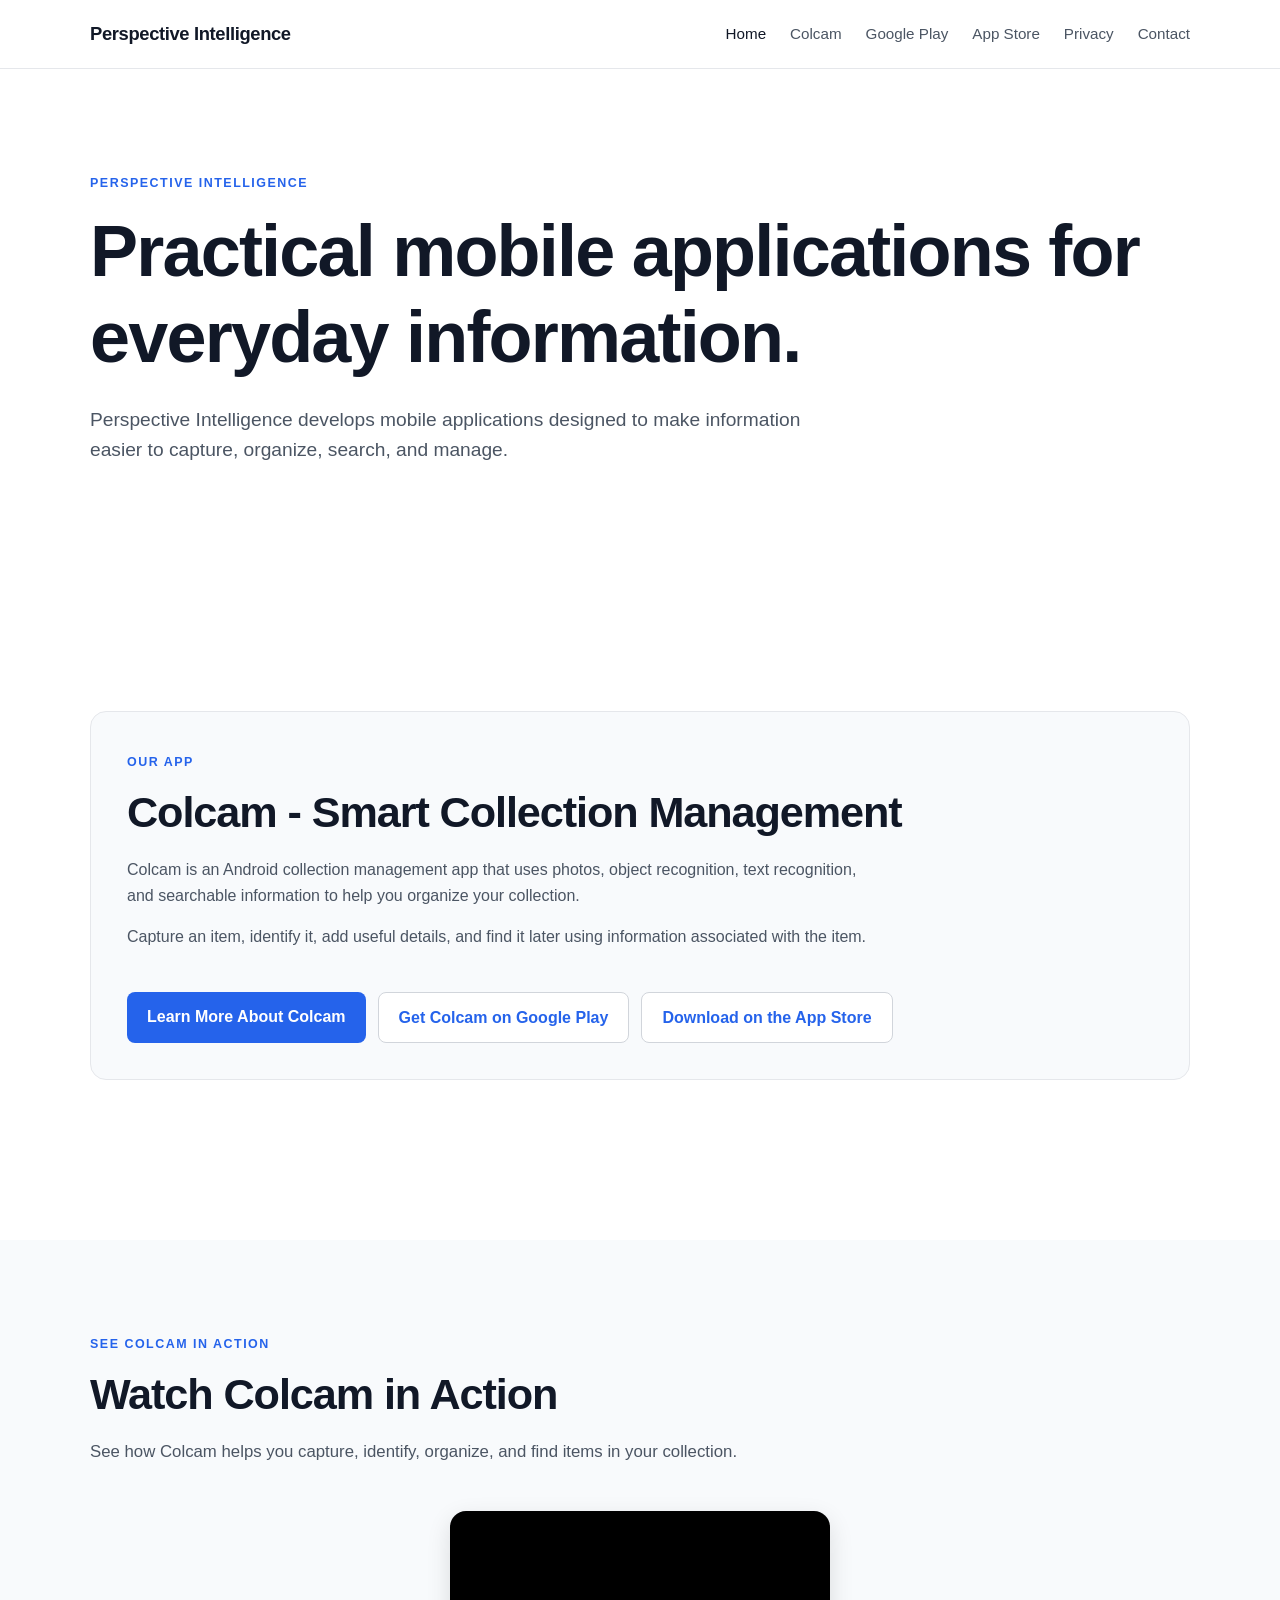
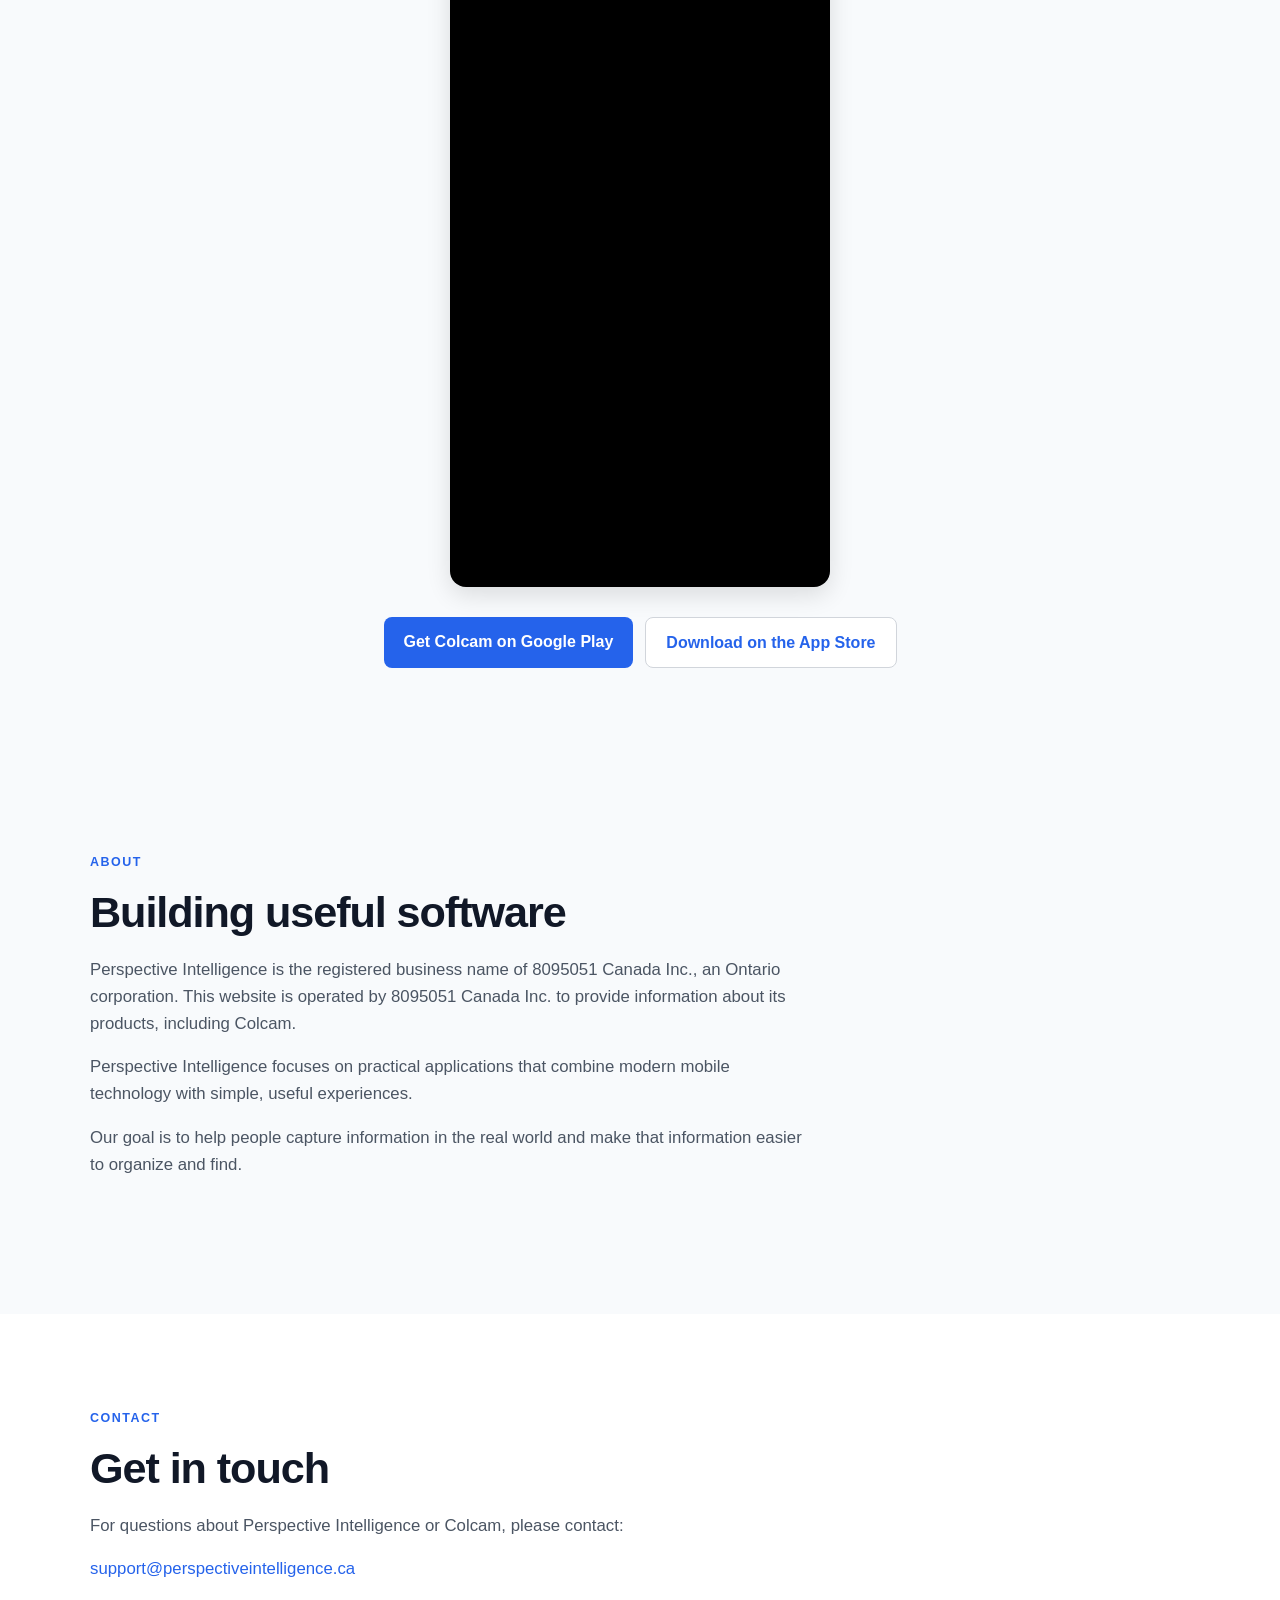
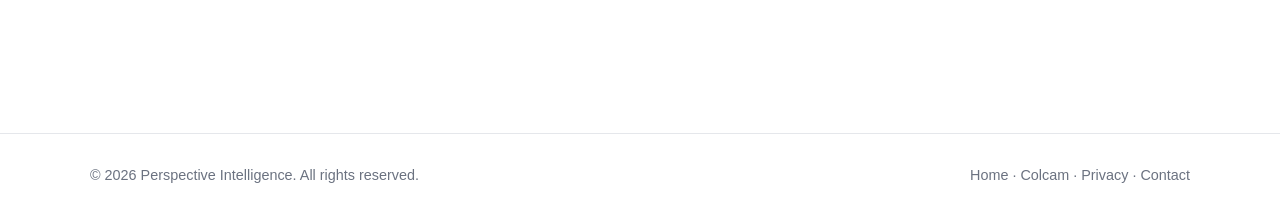
<file: index.html>
<!DOCTYPE html>
<html lang="en">
<head>
    <meta charset="UTF-8">

    <meta name="viewport"
          content="width=device-width, initial-scale=1.0">

    <meta name="description"
          content="Perspective Intelligence develops mobile applications that make everyday information easier to capture, organize, and find.">

    <meta name="theme-color"
          content="#2563eb">

    <meta property="og:title"
          content="Perspective Intelligence - Mobile Applications">

    <meta property="og:description"
          content="Perspective Intelligence develops practical mobile applications for capturing, organizing, and finding information.">

    <meta property="og:type"
          content="website">

    <meta property="og:url"
          content="https://picompute.github.io/">

    <title>Perspective Intelligence - Mobile Applications</title>

    <link rel="icon"
          type="image/png"
          href="favicon.png">

    <link rel="stylesheet"
          href="style.css">
</head>

<body>

<header>
    <div class="container">

        <a class="logo"
           href="index.html">
            Perspective Intelligence
        </a>

        <nav>
            <a href="index.html"
               class="active">
                Home
            </a>

            <a href="colcam.html">
                Colcam
            </a>

            <a href="https://play.google.com/store/apps/details?id=com.pi.colcam"
               target="_blank"
               rel="noopener">
                Google Play
            </a>
            <a href="https://apps.apple.com/us/app/colcam/id6826388807"
               target="_blank"
               rel="noopener">
                App Store
            </a>
            <a href="privacy.html">
                Privacy
            </a>

            <a href="mailto:support@perspectiveintelligence.ca">
                Contact
            </a>
        </nav>

    </div>
</header>


<main>

    <!-- HERO -->

    <section class="hero">

        <div class="container">

            <span class="eyebrow">
                PERSPECTIVE INTELLIGENCE
            </span>

            <h1>
                Practical mobile applications
                for everyday information.
            </h1>

            <p class="hero-text">
                Perspective Intelligence develops mobile applications
                designed to make information easier to capture,
                organize, search, and manage.
            </p>

        </div>

    </section>


    <!-- COLCAM -->

    <section class="section">

        <div class="container">

            <div class="app-card">

                <span class="eyebrow">
                    OUR APP
                </span>

                <h2>
                    Colcam - Smart Collection Management
                </h2>

                <p>
                    Colcam is an Android collection management app
                    that uses photos, object recognition, text
                    recognition, and searchable information to help
                    you organize your collection.
                </p>

                <p>
                    Capture an item, identify it, add useful details,
                    and find it later using information associated
                    with the item.
                </p>

                <div class="hero-buttons">

                    <a class="button"
                       href="colcam.html">
                        Learn More About Colcam
                    </a>

                    <a class="button secondary"
                       href="https://play.google.com/store/apps/details?id=com.pi.colcam"
                       target="_blank"
                       rel="noopener">
                        Get Colcam on Google Play
                    </a>
                    <a class="button secondary"
                       href="https://apps.apple.com/us/app/colcam/id6826388807"
                       target="_blank"
                       rel="noopener">
                        Download on the App Store
                    </a>
                </div>

            </div>

        </div>

    </section>
    
<!-- COLCAM VIDEO -->
<section class="section section-alt">
    <div class="container">
        <div class="section-heading">
            <span class="eyebrow">SEE COLCAM IN ACTION</span>
            <h2>Watch Colcam in Action</h2>
            <p>
                See how Colcam helps you capture, identify,
                organize, and find items in your collection.
            </p>
        </div>

        <div class="video-wrapper">
            <iframe
                src="https://www.youtube.com/embed/Zmk1vkV8cvA"
                title="Colcam app demonstration"
                allow="accelerometer; autoplay; clipboard-write;
                       encrypted-media; gyroscope; picture-in-picture;
                       web-share"
                referrerpolicy="strict-origin-when-cross-origin"
                allowfullscreen>
            </iframe>
        </div>

        <div class="hero-buttons">
            <a class="button"
               href="https://play.google.com/store/apps/details?id=com.pi.colcam"
               target="_blank"
               rel="noopener">
                Get Colcam on Google Play
            </a>
            <a class="button secondary"
               href="https://apps.apple.com/us/app/colcam/id6826388807"
               target="_blank"
               rel="noopener">
                Download on the App Store
            </a>
        </div>
    </div>
</section>

    <!-- ABOUT -->

    <section class="section section-alt">

        <div class="container">

            <div class="section-heading">

                <span class="eyebrow">
                    ABOUT
                </span>

                <h2>
                    Building useful software
                </h2>
                <p>
                    Perspective Intelligence is the registered business name of 8095051 Canada Inc., an Ontario corporation. 
                    This website is operated by 8095051 Canada Inc. to provide information about its products, including Colcam.
                </p>
                <p>
                    Perspective Intelligence focuses on practical
                    applications that combine modern mobile
                    technology with simple, useful experiences.
                </p>

                <p>
                    Our goal is to help people capture information
                    in the real world and make that information easier
                    to organize and find.
                </p>

            </div>

        </div>

    </section>


    <!-- CONTACT -->

    <section class="section">

        <div class="container">

            <div class="company-section">

                <span class="eyebrow">
                    CONTACT
                </span>

                <h2>
                    Get in touch
                </h2>

                <p>
                    For questions about Perspective Intelligence
                    or Colcam, please contact:
                </p>

                <p>
                    <a href="mailto:support@perspectiveintelligence.ca">
                        support@perspectiveintelligence.ca
                    </a>
                </p>

            </div>

        </div>

    </section>

</main>


<footer>

    <div class="container">

        <div class="footer-content">

            <div>
                &copy; 2026 Perspective Intelligence.
                All rights reserved.
            </div>

            <div>

                <a href="index.html">
                    Home
                </a>

                <span> · </span>

                <a href="colcam.html">
                    Colcam
                </a>

                <span> · </span>

                <a href="privacy.html">
                    Privacy
                </a>

                <span> · </span>

                <a href="mailto:support@perspectiveintelligence.ca">
                    Contact
                </a>

            </div>

        </div>

    </div>

</footer>

</body>
</html>
</file>
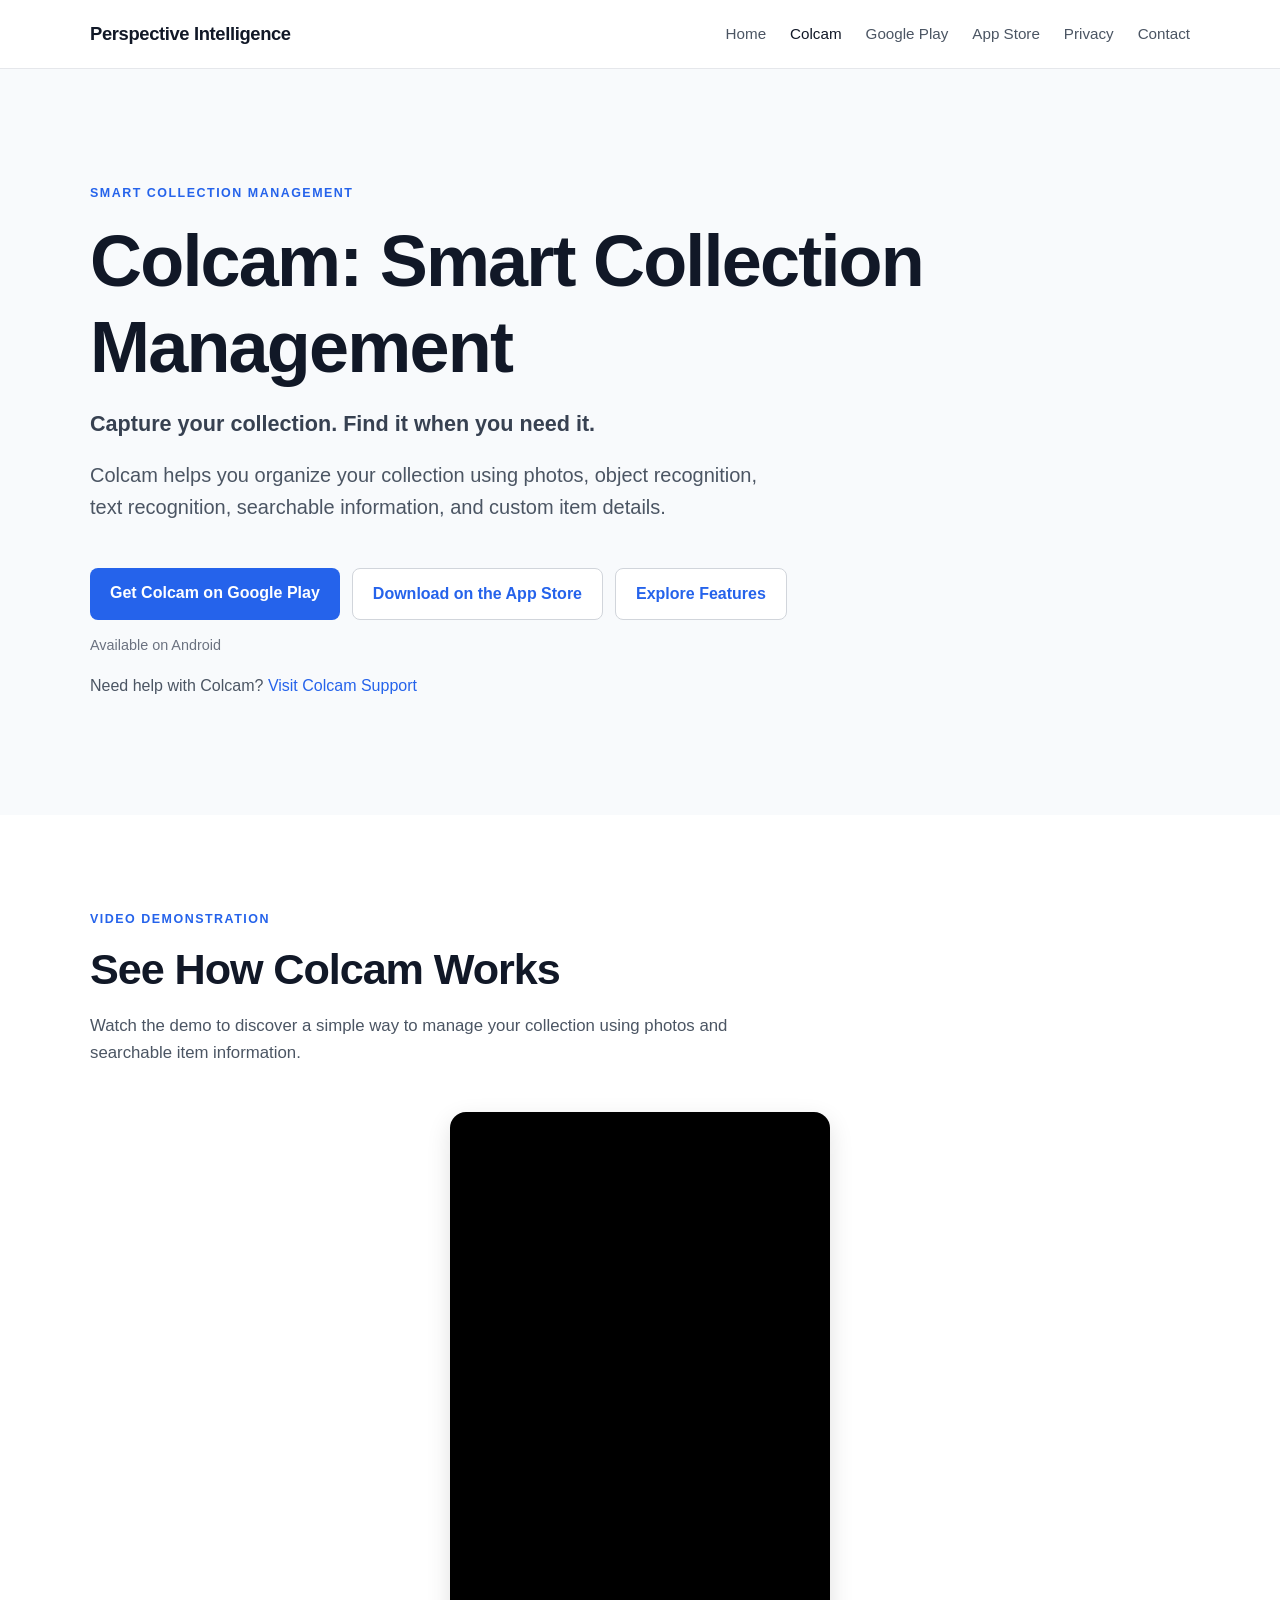
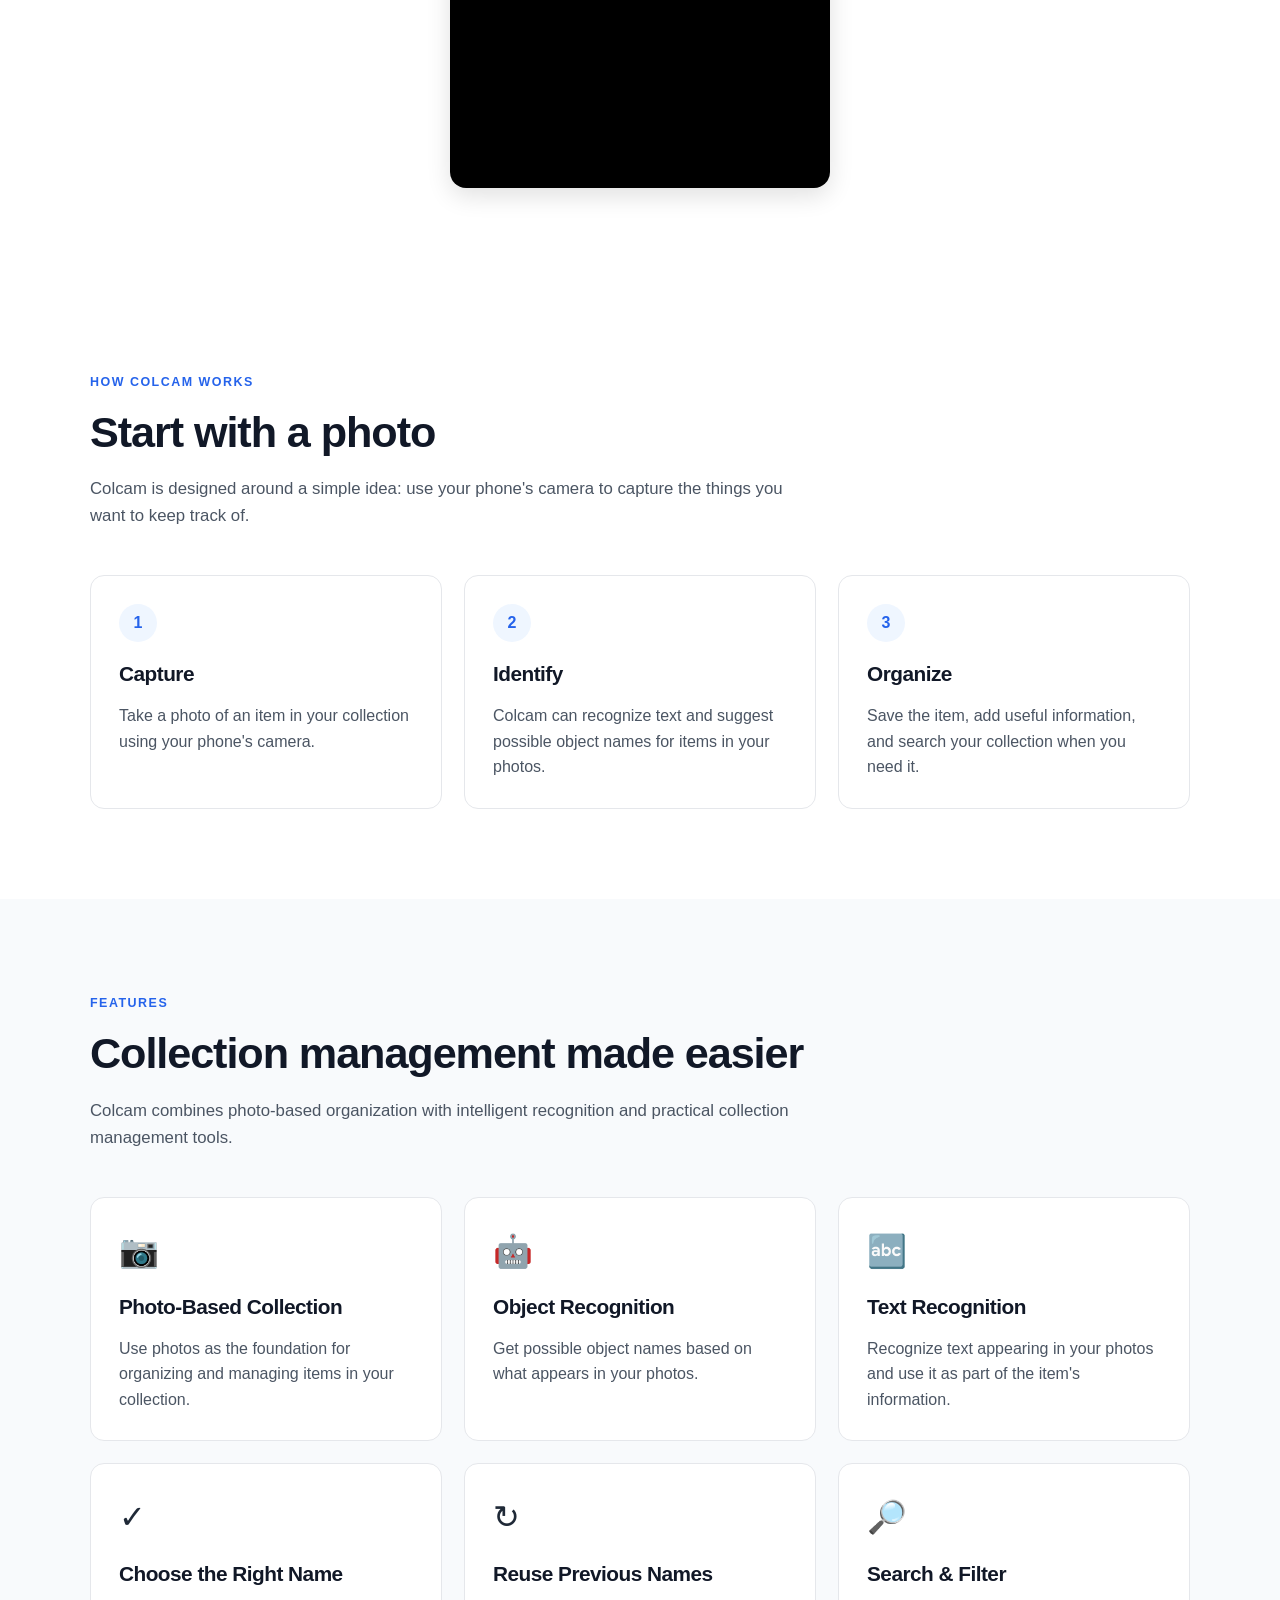
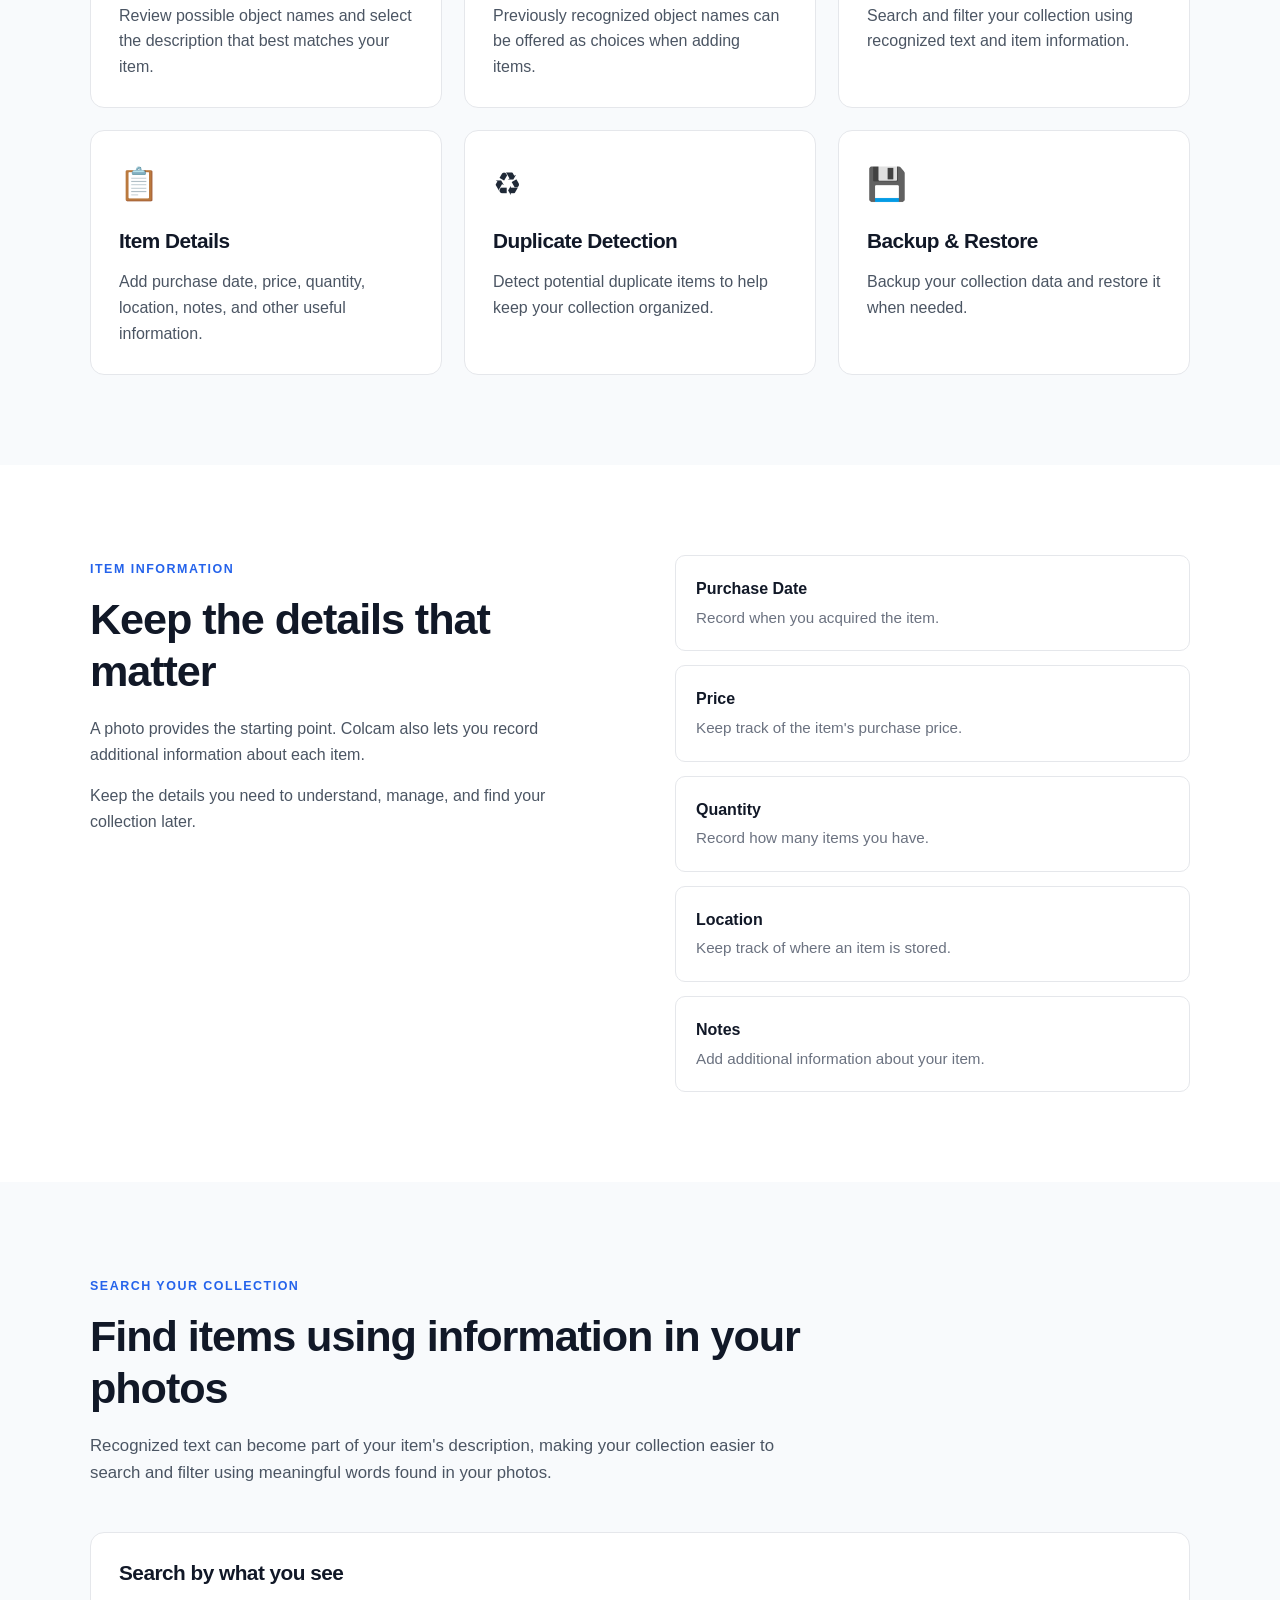
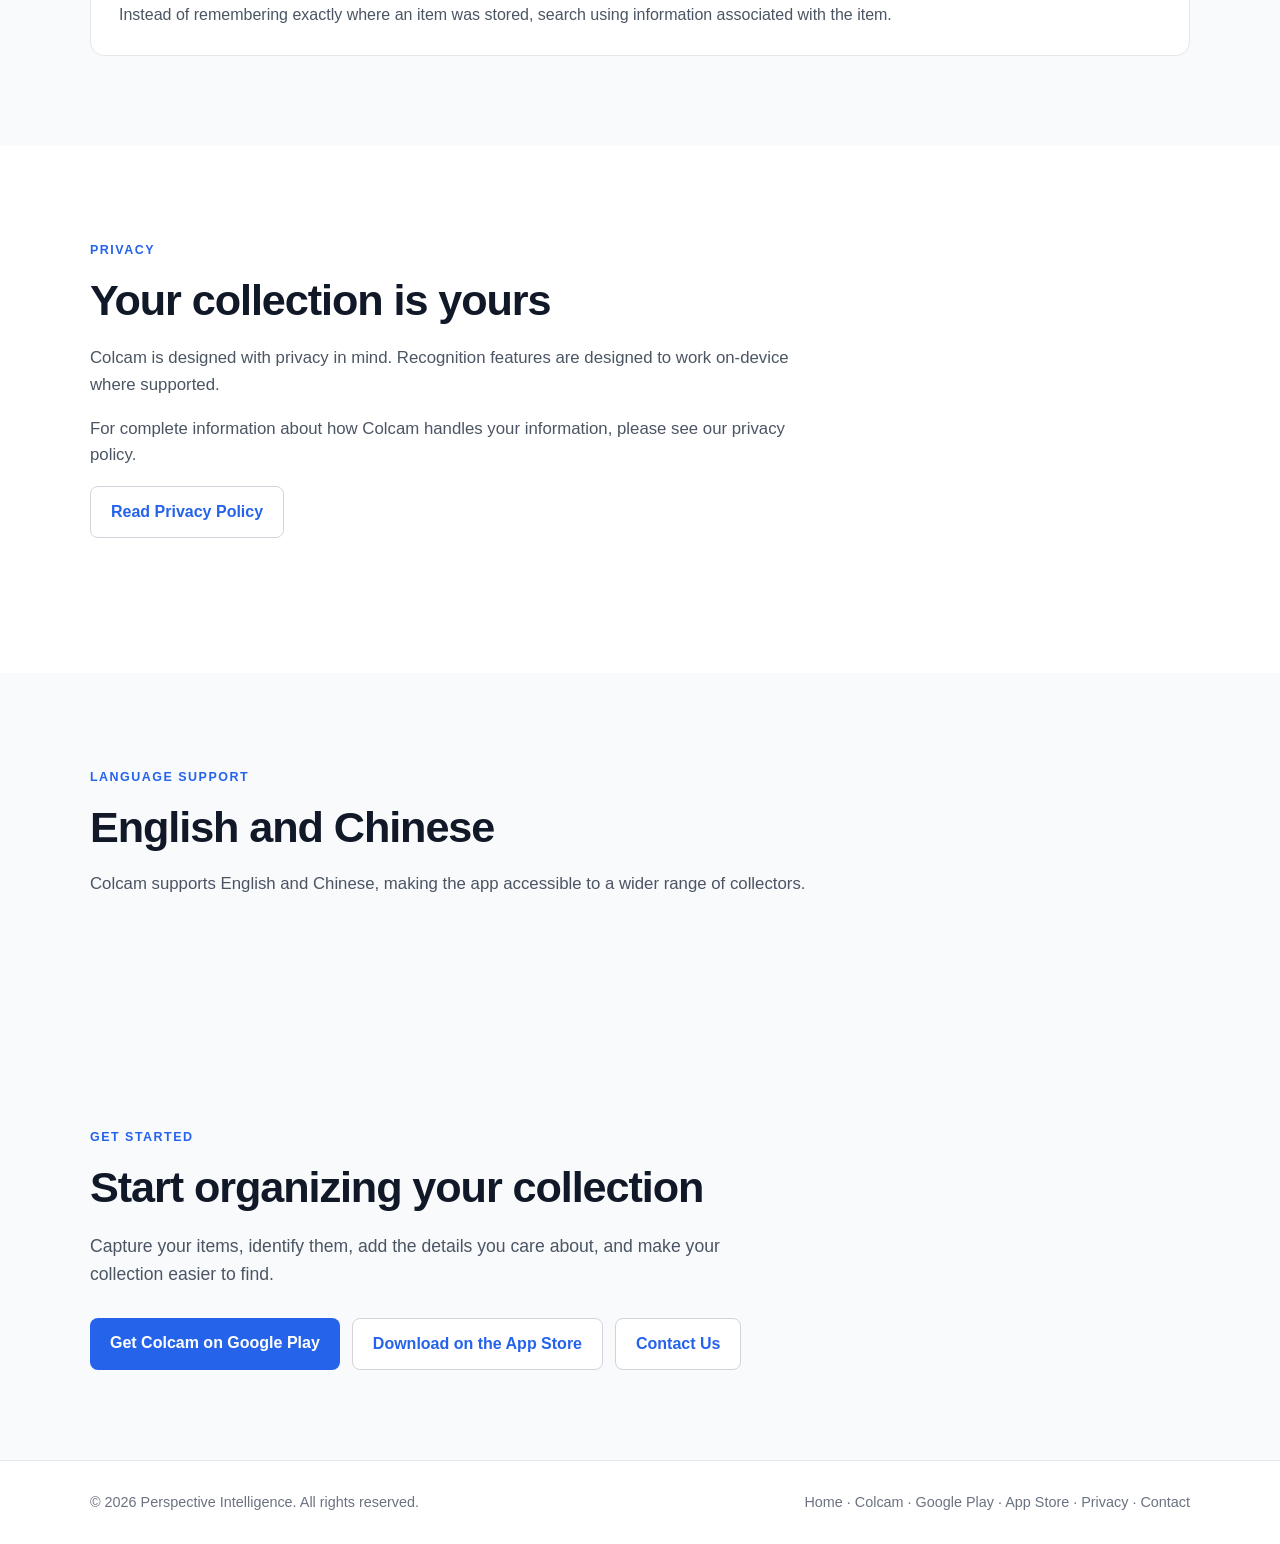
<file: colcam.html>
<!DOCTYPE html>
<html lang="en">
<head>
    <meta charset="UTF-8">

    <meta name="viewport"
          content="width=device-width, initial-scale=1.0">

    <meta name="description"
      content="Colcam is a collection management app for Android and iOS that uses photos, object recognition, text recognition, search, and item details to help organize your collection.">

    <meta name="theme-color"
          content="#2563eb">

    <meta property="og:title"
      content="Colcam - Smart Collection Management">

    <meta property="og:description"
      content="Organize your collection with photos, object recognition, text recognition, search, and custom item details.">

    <meta property="og:type"
          content="website">

    <meta property="og:url"
          content="https://picompute.github.io/colcam.html">

    <meta property="og:image"
          content="https://picompute.github.io/colcam-preview.png">

    <title>Colcam - Collection Management App for Android and iOS</title>

    <link rel="icon"
          type="image/png"
          href="favicon.png">

    <link rel="stylesheet"
          href="style.css">


    <!-- Structured data -->

    <script type="application/ld+json">
{
    "@context": "https://schema.org",
    "@type": "MobileApplication",
    "name": "Colcam",
    "operatingSystem": ["Android", "iOS"],
    "applicationCategory": "UtilitiesApplication",
    "description": "Colcam is a collection management app for Android and iOS that uses photos, object recognition, text recognition, search, and item details to help organize collections.",
    "url": "https://picompute.github.io/colcam.html",
    "downloadUrl": [
        "https://play.google.com/store/apps/details?id=com.pi.colcam",
        "https://apps.apple.com/us/app/colcam/id6826388807"
    ],
    "author": {
        "@type": "Organization",
        "name": "Perspective Intelligence",
        "url": "https://picompute.github.io/"
    }
}
</script>

</head>

<body>

<header>
    <div class="container">

        <a class="logo"
           href="index.html">
            Perspective Intelligence
        </a>

        <nav>

            <a href="index.html">
                Home
            </a>

            <a href="colcam.html"
               class="active">
                Colcam
            </a>

            <a href="https://play.google.com/store/apps/details?id=com.pi.colcam"
               target="_blank"
               rel="noopener">
                Google Play
            </a>
            <a href="https://apps.apple.com/us/app/colcam/id6826388807"
               target="_blank"
               rel="noopener">
                App Store
            </a>
            <a href="privacy.html">
                Privacy
            </a>

            <a href="mailto:support@perspectiveintelligence.ca">
                Contact
            </a>

        </nav>

    </div>
</header>


<main>


    <!-- =====================================================
         HERO
         ===================================================== -->

    <section class="colcam-hero">

        <div class="container">

            <span class="eyebrow">
                SMART COLLECTION MANAGEMENT
            </span>

            <h1>
                Colcam: Smart Collection Management
            </h1>

            <p class="hero-tagline">
                Capture your collection. Find it when you need it.
            </p>

            <p class="hero-text">
                Colcam helps you organize your collection using
                photos, object recognition, text recognition,
                searchable information, and custom item details.
            </p>

            <div class="hero-buttons">

                <a class="button"
                   href="https://play.google.com/store/apps/details?id=com.pi.colcam"
                   target="_blank"
                   rel="noopener">
                    Get Colcam on Google Play
                </a>
                <a class="button secondary"
                   href="https://apps.apple.com/us/app/colcam/id6826388807"
                   target="_blank"
                   rel="noopener">
                    Download on the App Store
                </a>
                <a class="button secondary"
                   href="#features">
                    Explore Features
                </a>

            </div>

            <p class="hero-note">
                Available on Android
            </p>
            
            <p>
              Need help with Colcam?
              <a href="colcam_support.html">Visit Colcam Support</a>
            </p>
        </div>

    </section>

<!-- COLCAM DEMO VIDEO -->
<section class="section">
    <div class="container">
        <div class="section-heading">
            <span class="eyebrow">VIDEO DEMONSTRATION</span>
            <h2>See How Colcam Works</h2>
            <p>
                Watch the demo to discover a simple way
                to manage your collection using photos
                and searchable item information.
            </p>
        </div>

        <div class="video-wrapper">
            <iframe
                src="https://www.youtube.com/embed/Zmk1vkV8cvA"
                title="Colcam app demonstration"
                allow="accelerometer; autoplay; clipboard-write;
                       encrypted-media; gyroscope; picture-in-picture;
                       web-share"
                referrerpolicy="strict-origin-when-cross-origin"
                allowfullscreen>
            </iframe>
        </div>
    </div>
</section>


    <!-- =====================================================
         HOW IT WORKS
         ===================================================== -->

    <section class="section">

        <div class="container">

            <div class="section-heading">

                <span class="eyebrow">
                    HOW COLCAM WORKS
                </span>

                <h2>
                    Start with a photo
                </h2>

                <p>
                    Colcam is designed around a simple idea:
                    use your phone's camera to capture the things
                    you want to keep track of.
                </p>

            </div>


            <div class="steps">

                <div class="feature-card">

                    <div class="feature-number">
                        1
                    </div>

                    <h3>
                        Capture
                    </h3>

                    <p>
                        Take a photo of an item in your collection
                        using your phone's camera.
                    </p>

                </div>


                <div class="feature-card">

                    <div class="feature-number">
                        2
                    </div>

                    <h3>
                        Identify
                    </h3>

                    <p>
                        Colcam can recognize text and suggest
                        possible object names for items in your photos.
                    </p>

                </div>


                <div class="feature-card">

                    <div class="feature-number">
                        3
                    </div>

                    <h3>
                        Organize
                    </h3>

                    <p>
                        Save the item, add useful information,
                        and search your collection when you need it.
                    </p>

                </div>

            </div>

        </div>

    </section>


    <!-- =====================================================
         FEATURES
         ===================================================== -->

    <section class="section section-alt"
             id="features">

        <div class="container">

            <div class="section-heading">

                <span class="eyebrow">
                    FEATURES
                </span>

                <h2>
                    Collection management made easier
                </h2>

                <p>
                    Colcam combines photo-based organization with
                    intelligent recognition and practical collection
                    management tools.
                </p>

            </div>


            <div class="feature-grid">


                <div class="feature-card">

                    <div class="feature-icon">
                        📷
                    </div>

                    <h3>
                        Photo-Based Collection
                    </h3>

                    <p>
                        Use photos as the foundation for organizing
                        and managing items in your collection.
                    </p>

                </div>


                <div class="feature-card">

                    <div class="feature-icon">
                        🤖
                    </div>

                    <h3>
                        Object Recognition
                    </h3>

                    <p>
                        Get possible object names based on what
                        appears in your photos.
                    </p>

                </div>


                <div class="feature-card">

                    <div class="feature-icon">
                        🔤
                    </div>

                    <h3>
                        Text Recognition
                    </h3>

                    <p>
                        Recognize text appearing in your photos
                        and use it as part of the item's information.
                    </p>

                </div>


                <div class="feature-card">

                    <div class="feature-icon">
                        ✓
                    </div>

                    <h3>
                        Choose the Right Name
                    </h3>

                    <p>
                        Review possible object names and select
                        the description that best matches your item.
                    </p>

                </div>


                <div class="feature-card">

                    <div class="feature-icon">
                        ↻
                    </div>

                    <h3>
                        Reuse Previous Names
                    </h3>

                    <p>
                        Previously recognized object names can be
                        offered as choices when adding items.
                    </p>

                </div>


                <div class="feature-card">

                    <div class="feature-icon">
                        🔎
                    </div>

                    <h3>
                        Search & Filter
                    </h3>

                    <p>
                        Search and filter your collection using
                        recognized text and item information.
                    </p>

                </div>


                <div class="feature-card">

                    <div class="feature-icon">
                        📋
                    </div>

                    <h3>
                        Item Details
                    </h3>

                    <p>
                        Add purchase date, price, quantity,
                        location, notes, and other useful information.
                    </p>

                </div>


                <div class="feature-card">

                    <div class="feature-icon">
                        ♻
                    </div>

                    <h3>
                        Duplicate Detection
                    </h3>

                    <p>
                        Detect potential duplicate items to help
                        keep your collection organized.
                    </p>

                </div>


                <div class="feature-card">

                    <div class="feature-icon">
                        💾
                    </div>

                    <h3>
                        Backup & Restore
                    </h3>

                    <p>
                        Backup your collection data and restore it
                        when needed.
                    </p>

                </div>

            </div>

        </div>

    </section>


    <!-- =====================================================
         ITEM DETAILS
         ===================================================== -->

    <section class="section">

        <div class="container">

            <div class="details-layout">

                <div>

                    <span class="eyebrow">
                        ITEM INFORMATION
                    </span>

                    <h2>
                        Keep the details that matter
                    </h2>

                    <p>
                        A photo provides the starting point.
                        Colcam also lets you record additional
                        information about each item.
                    </p>

                    <p>
                        Keep the details you need to understand,
                        manage, and find your collection later.
                    </p>

                </div>


                <div class="details-list">


                    <div class="detail-item">
                        <strong>Purchase Date</strong>
                        <span>
                            Record when you acquired the item.
                        </span>
                    </div>


                    <div class="detail-item">
                        <strong>Price</strong>
                        <span>
                            Keep track of the item's purchase price.
                        </span>
                    </div>


                    <div class="detail-item">
                        <strong>Quantity</strong>
                        <span>
                            Record how many items you have.
                        </span>
                    </div>


                    <div class="detail-item">
                        <strong>Location</strong>
                        <span>
                            Keep track of where an item is stored.
                        </span>
                    </div>


                    <div class="detail-item">
                        <strong>Notes</strong>
                        <span>
                            Add additional information about your item.
                        </span>
                    </div>


                </div>

            </div>

        </div>

    </section>


    <!-- =====================================================
         SEARCH
         ===================================================== -->

    <section class="section section-alt">

        <div class="container">

            <div class="section-heading">

                <span class="eyebrow">
                    SEARCH YOUR COLLECTION
                </span>

                <h2>
                    Find items using information in your photos
                </h2>

                <p>
                    Recognized text can become part of your item's
                    description, making your collection easier to
                    search and filter using meaningful words found
                    in your photos.
                </p>

            </div>


            <div class="feature-card">

                <h3>
                    Search by what you see
                </h3>

                <p>
                    Instead of remembering exactly where an item
                    was stored, search using information associated
                    with the item.
                </p>

            </div>

        </div>

    </section>


    <!-- =====================================================
         PRIVACY
         ===================================================== -->

    <section class="section">

        <div class="container">

            <div class="section-heading">

                <span class="eyebrow">
                    PRIVACY
                </span>

                <h2>
                    Your collection is yours
                </h2>

                <p>
                    Colcam is designed with privacy in mind.
                    Recognition features are designed to work
                    on-device where supported.
                </p>

                <p>
                    For complete information about how Colcam
                    handles your information, please see our
                    privacy policy.
                </p>

                <a class="button secondary"
                   href="privacy.html">
                    Read Privacy Policy
                </a>

            </div>

        </div>

    </section>


    <!-- =====================================================
         LANGUAGE SUPPORT
         ===================================================== -->

    <section class="section section-alt">

        <div class="container">

            <div class="section-heading">

                <span class="eyebrow">
                    LANGUAGE SUPPORT
                </span>

                <h2>
                    English and Chinese
                </h2>

                <p>
                    Colcam supports English and Chinese,
                    making the app accessible to a wider
                    range of collectors.
                </p>

            </div>

        </div>

    </section>


    <!-- =====================================================
         GET STARTED
         ===================================================== -->

    <section class="cta">

        <div class="container">

            <span class="eyebrow">
                GET STARTED
            </span>

            <h2>
                Start organizing your collection
            </h2>

            <p>
                Capture your items, identify them, add the details
                you care about, and make your collection easier
                to find.
            </p>


            <div class="hero-buttons">

                <a class="button"
                   href="https://play.google.com/store/apps/details?id=com.pi.colcam"
                   target="_blank"
                   rel="noopener">
                    Get Colcam on Google Play
                </a>
                <a class="button secondary"
                   href="https://apps.apple.com/us/app/colcam/id6826388807"
                   target="_blank"
                   rel="noopener">
                    Download on the App Store
                </a>
                <a class="button secondary"
                   href="mailto:support@perspectiveintelligence.ca">
                    Contact Us
                </a>

            </div>

        </div>

    </section>

</main>


<footer>

    <div class="container">

        <div class="footer-content">

            <div>
                &copy; 2026 Perspective Intelligence.
                All rights reserved.
            </div>

            <div>

                <a href="index.html">
                    Home
                </a>

                <span> · </span>

                <a href="colcam.html">
                    Colcam
                </a>

                <span> · </span>

                <a href="https://play.google.com/store/apps/details?id=com.pi.colcam"
                   target="_blank"
                   rel="noopener">
                    Google Play
                </a>
                <span> · </span>
                <a href="https://apps.apple.com/us/app/colcam/id6826388807"
                   target="_blank"
                   rel="noopener">
                    App Store
                </a>
                <span> · </span>

                <a href="privacy.html">
                    Privacy
                </a>

                <span> · </span>

                <a href="mailto:support@perspectiveintelligence.ca">
                    Contact
                </a>

            </div>

        </div>

    </div>

</footer>

</body>
</html>
</file>
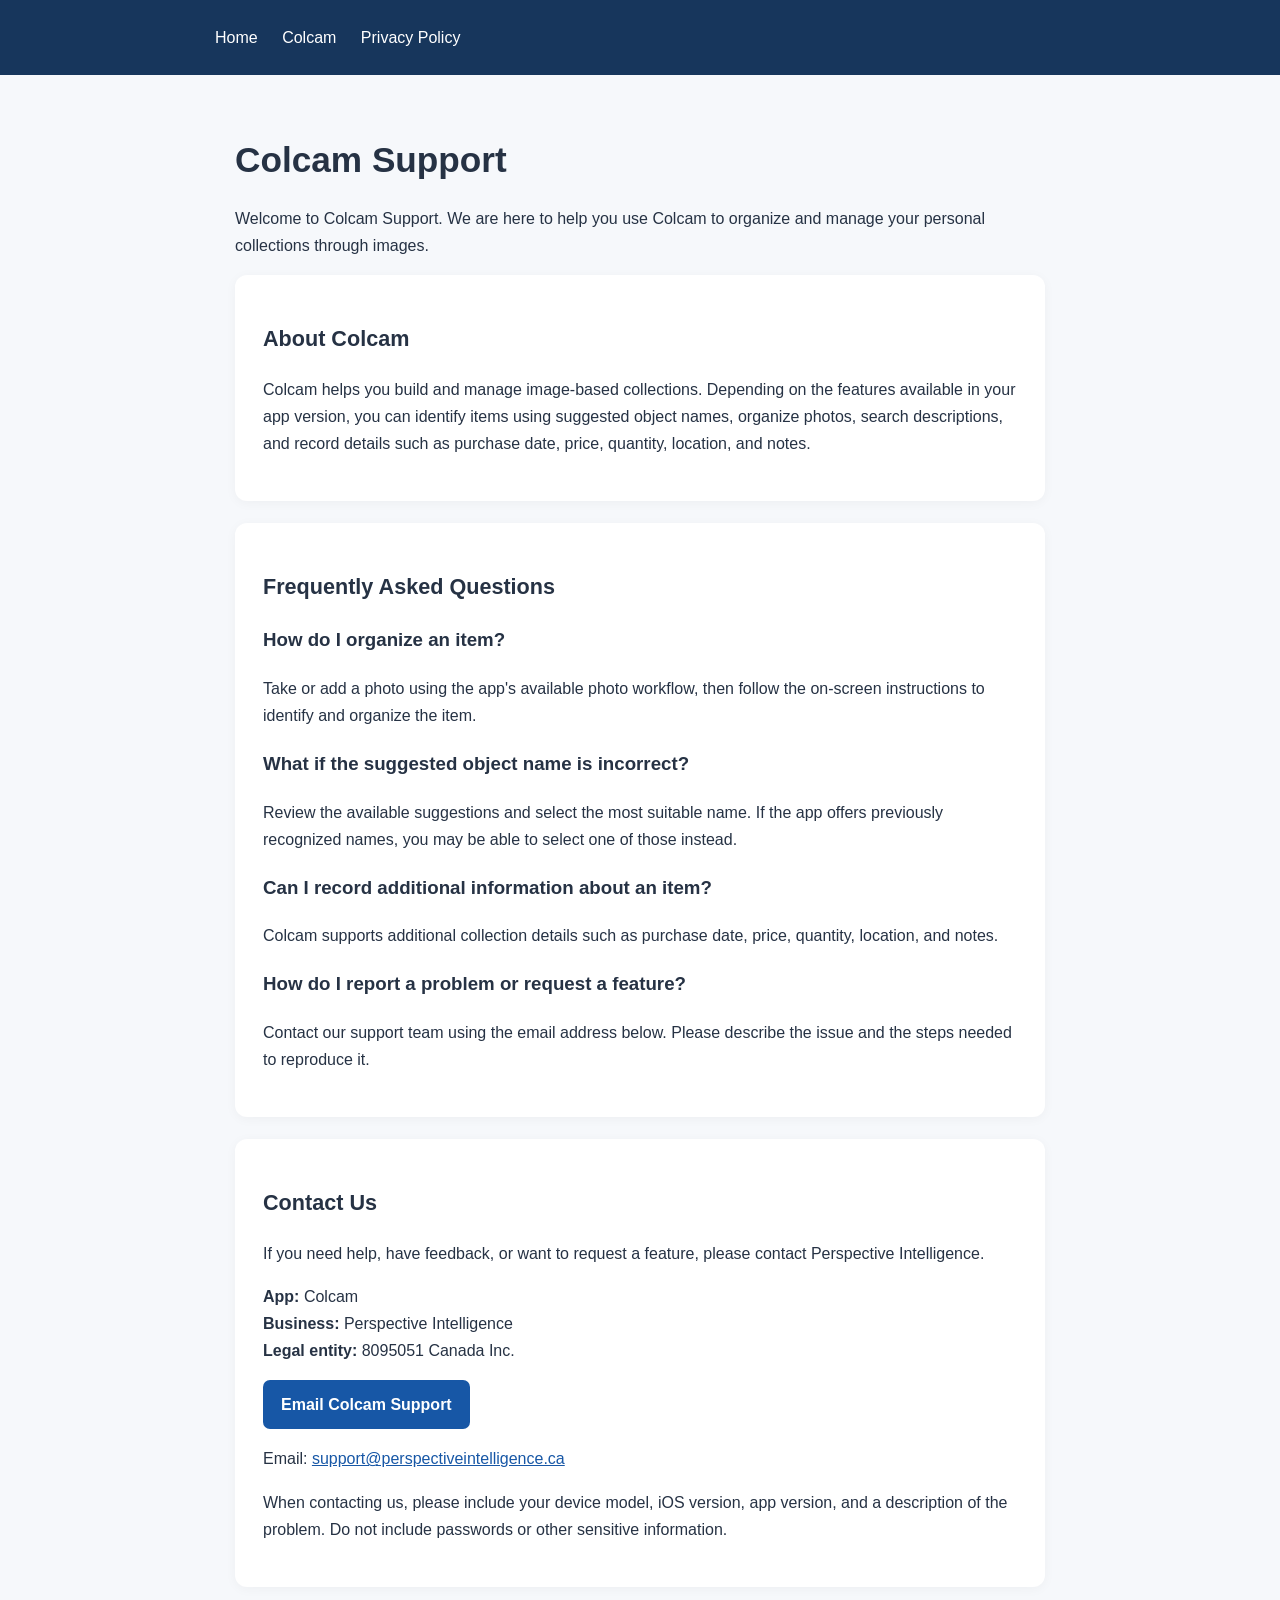
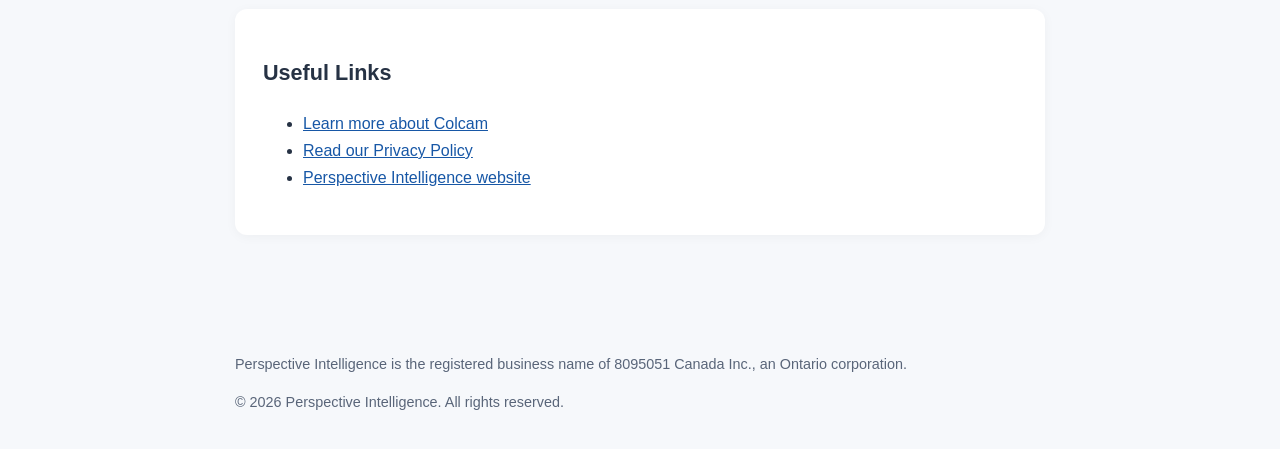
<file: colcam_support.html>
<!DOCTYPE html>
<html lang="en">
<head>
  <meta charset="UTF-8">
  <meta name="viewport" content="width=device-width, initial-scale=1.0">
  <meta name="description" content="Colcam app support. Get help with image-based collection management, object recognition, and managing your collections.">
  <title>Colcam Support | Perspective Intelligence</title>
  <style>
    * { box-sizing: border-box; }

    body {
      margin: 0;
      font-family: -apple-system, BlinkMacSystemFont, "Segoe UI",
                   Roboto, Arial, sans-serif;
      line-height: 1.7;
      color: #263244;
      background: #f6f8fb;
    }

    header {
      background: #17365c;
      color: white;
      padding: 24px 20px;
    }

    nav, main, footer {
      max-width: 850px;
      margin: auto;
    }

    nav a {
      color: white;
      text-decoration: none;
      margin-right: 20px;
    }

    nav a:hover { text-decoration: underline; }

    main {
      padding: 40px 20px 60px;
    }

    .panel {
      background: white;
      padding: 28px;
      margin-bottom: 22px;
      border-radius: 12px;
      box-shadow: 0 2px 12px rgba(0, 0, 0, 0.04);
    }

    h1 { font-size: 2.2rem; line-height: 1.2; }
    h2 { font-size: 1.35rem; }
    a { color: #1757a6; }

    .contact {
      display: inline-block;
      background: #1757a6;
      color: white;
      padding: 11px 18px;
      border-radius: 7px;
      text-decoration: none;
      font-weight: 600;
    }

    .contact:hover { background: #124580; }

    footer {
      padding: 20px;
      color: #596579;
      font-size: 0.9rem;
    }

    @media (max-width: 600px) {
      h1 { font-size: 1.8rem; }
      .panel { padding: 21px; }
      nav a { display: inline-block; margin: 5px 12px 5px 0; }
    }
  </style>
</head>
<body>
  <header>
    <nav aria-label="Main navigation">
      <a href="index.html">Home</a>
      <a href="colcam.html">Colcam</a>
      <a href="privacy.html">Privacy Policy</a>
    </nav>
  </header>

  <main>
    <h1>Colcam Support</h1>
    <p>
      Welcome to Colcam Support. We are here to help you use Colcam
      to organize and manage your personal collections through images.
    </p>

    <section class="panel">
      <h2>About Colcam</h2>
      <p>
        Colcam helps you build and manage image-based collections.
        Depending on the features available in your app version,
        you can identify items using suggested object names, organize
        photos, search descriptions, and record details such as purchase
        date, price, quantity, location, and notes.
      </p>
    </section>

    <section class="panel">
      <h2>Frequently Asked Questions</h2>

      <h3>How do I organize an item?</h3>
      <p>
        Take or add a photo using the app's available photo workflow,
        then follow the on-screen instructions to identify and organize
        the item.
      </p>

      <h3>What if the suggested object name is incorrect?</h3>
      <p>
        Review the available suggestions and select the most suitable
        name. If the app offers previously recognized names, you may
        be able to select one of those instead.
      </p>

      <h3>Can I record additional information about an item?</h3>
      <p>
        Colcam supports additional collection details such as purchase
        date, price, quantity, location, and notes.
      </p>

      <h3>How do I report a problem or request a feature?</h3>
      <p>
        Contact our support team using the email address below.
        Please describe the issue and the steps needed to reproduce it.
      </p>
    </section>

    <section class="panel">
      <h2>Contact Us</h2>
      <p>
        If you need help, have feedback, or want to request a feature,
        please contact Perspective Intelligence.
      </p>
      <p>
        <strong>App:</strong> Colcam<br>
        <strong>Business:</strong> Perspective Intelligence<br>
        <strong>Legal entity:</strong> 8095051 Canada Inc.
      </p>
      <p>
        <a class="contact"
           href="mailto:support@perspectiveintelligence.ca?subject=Colcam%20App%20Support">
          Email Colcam Support
        </a>
      </p>
      <p>
        Email:
        <a href="mailto:support@perspectiveintelligence.ca">
          support@perspectiveintelligence.ca
        </a>
      </p>
      <p>
        When contacting us, please include your device model, iOS
        version, app version, and a description of the problem.
        Do not include passwords or other sensitive information.
      </p>
    </section>

    <section class="panel">
      <h2>Useful Links</h2>
      <ul>
        <li><a href="colcam.html">Learn more about Colcam</a></li>
        <li><a href="privacy.html">Read our Privacy Policy</a></li>
        <li><a href="index.html">Perspective Intelligence website</a></li>
      </ul>
    </section>
  </main>

  <footer>
    <p>
      Perspective Intelligence is the registered business name of
      8095051 Canada Inc., an Ontario corporation.
    </p>
    <p>&copy; 2026 Perspective Intelligence. All rights reserved.</p>
  </footer>
</body>
</html>
</file>
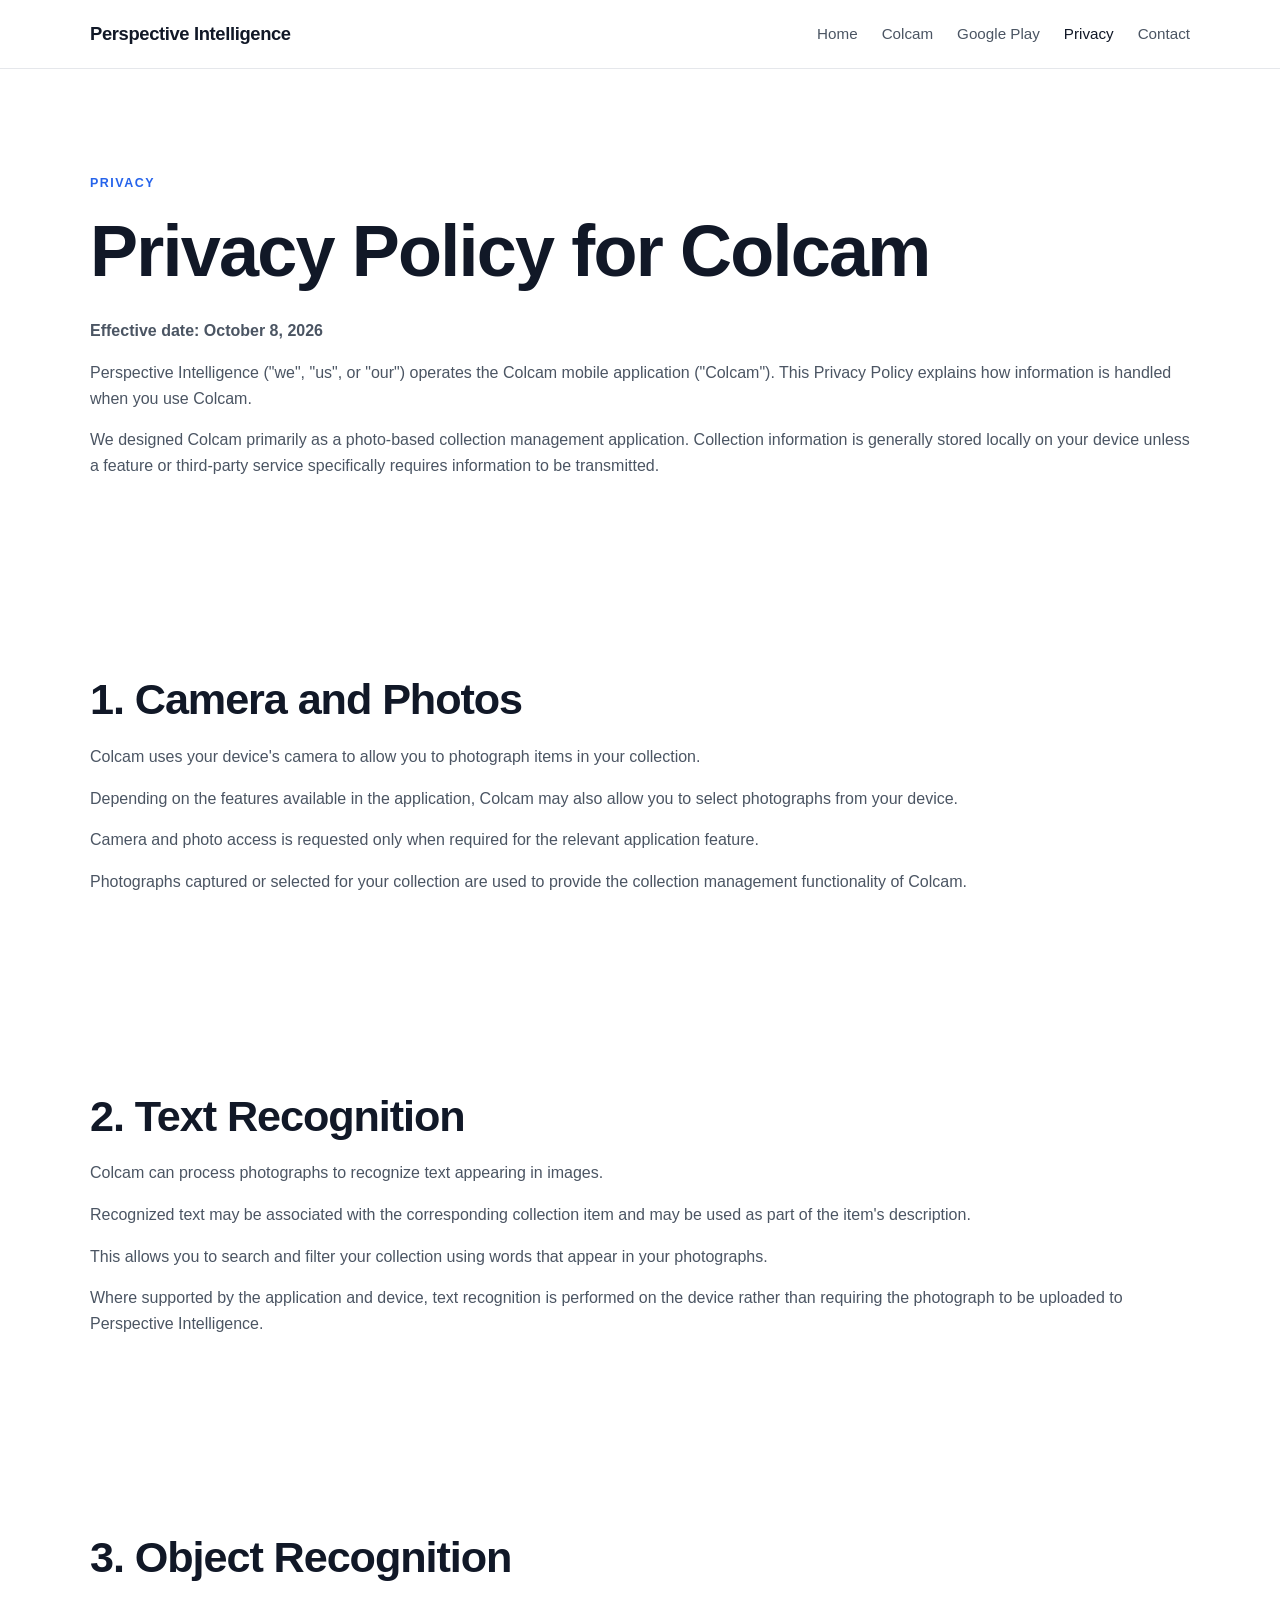
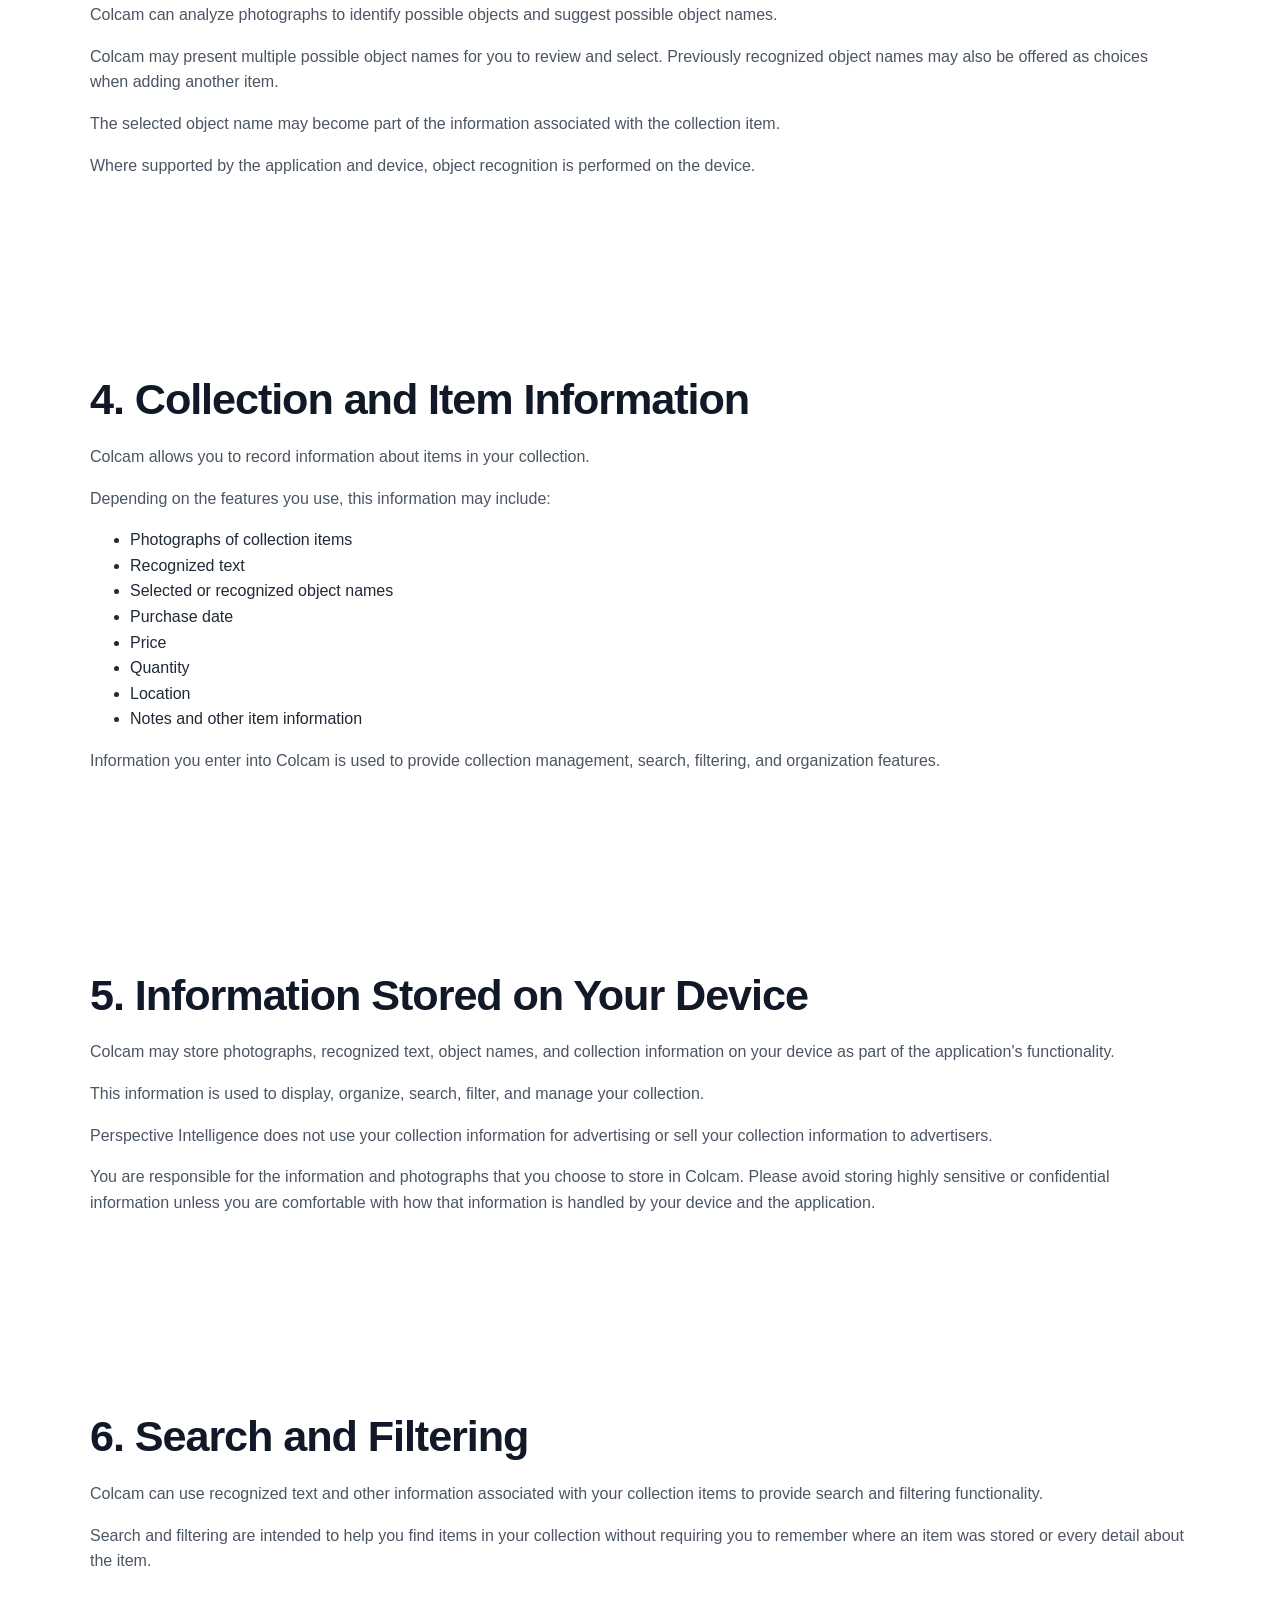
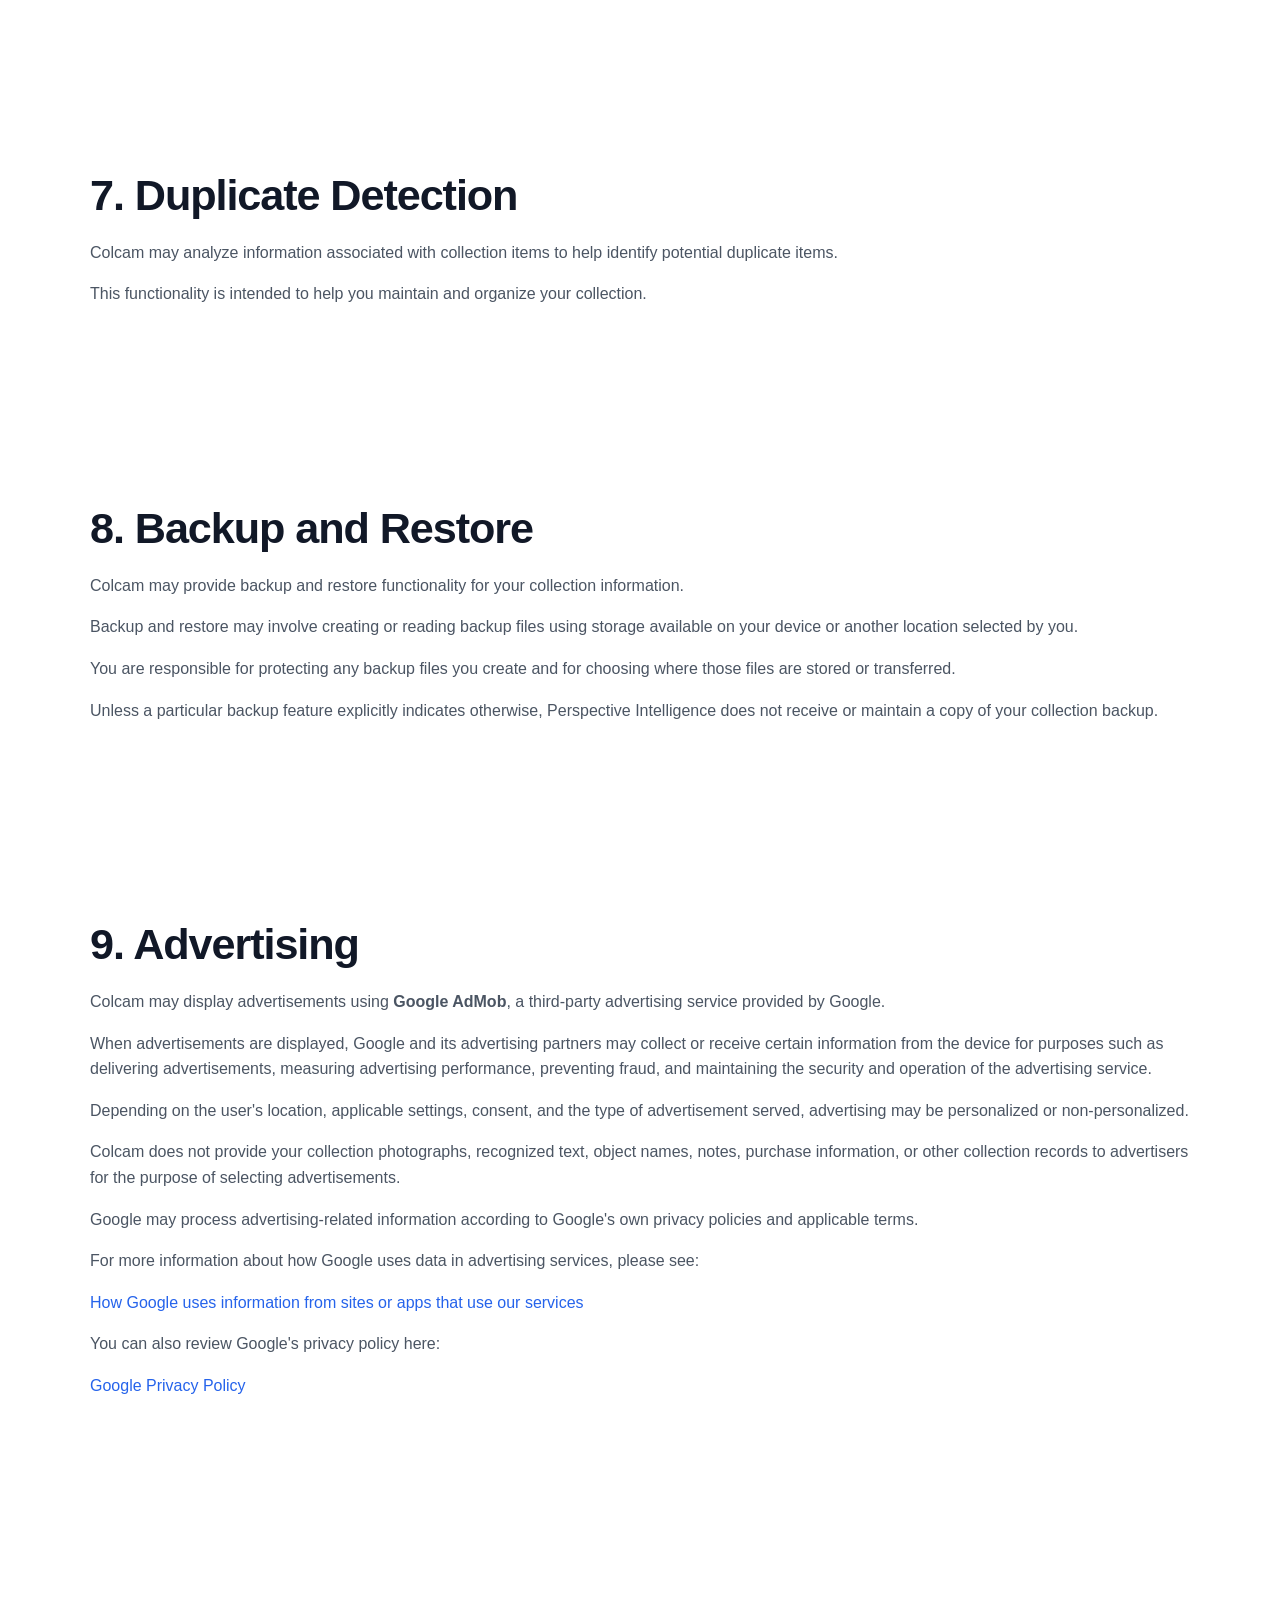
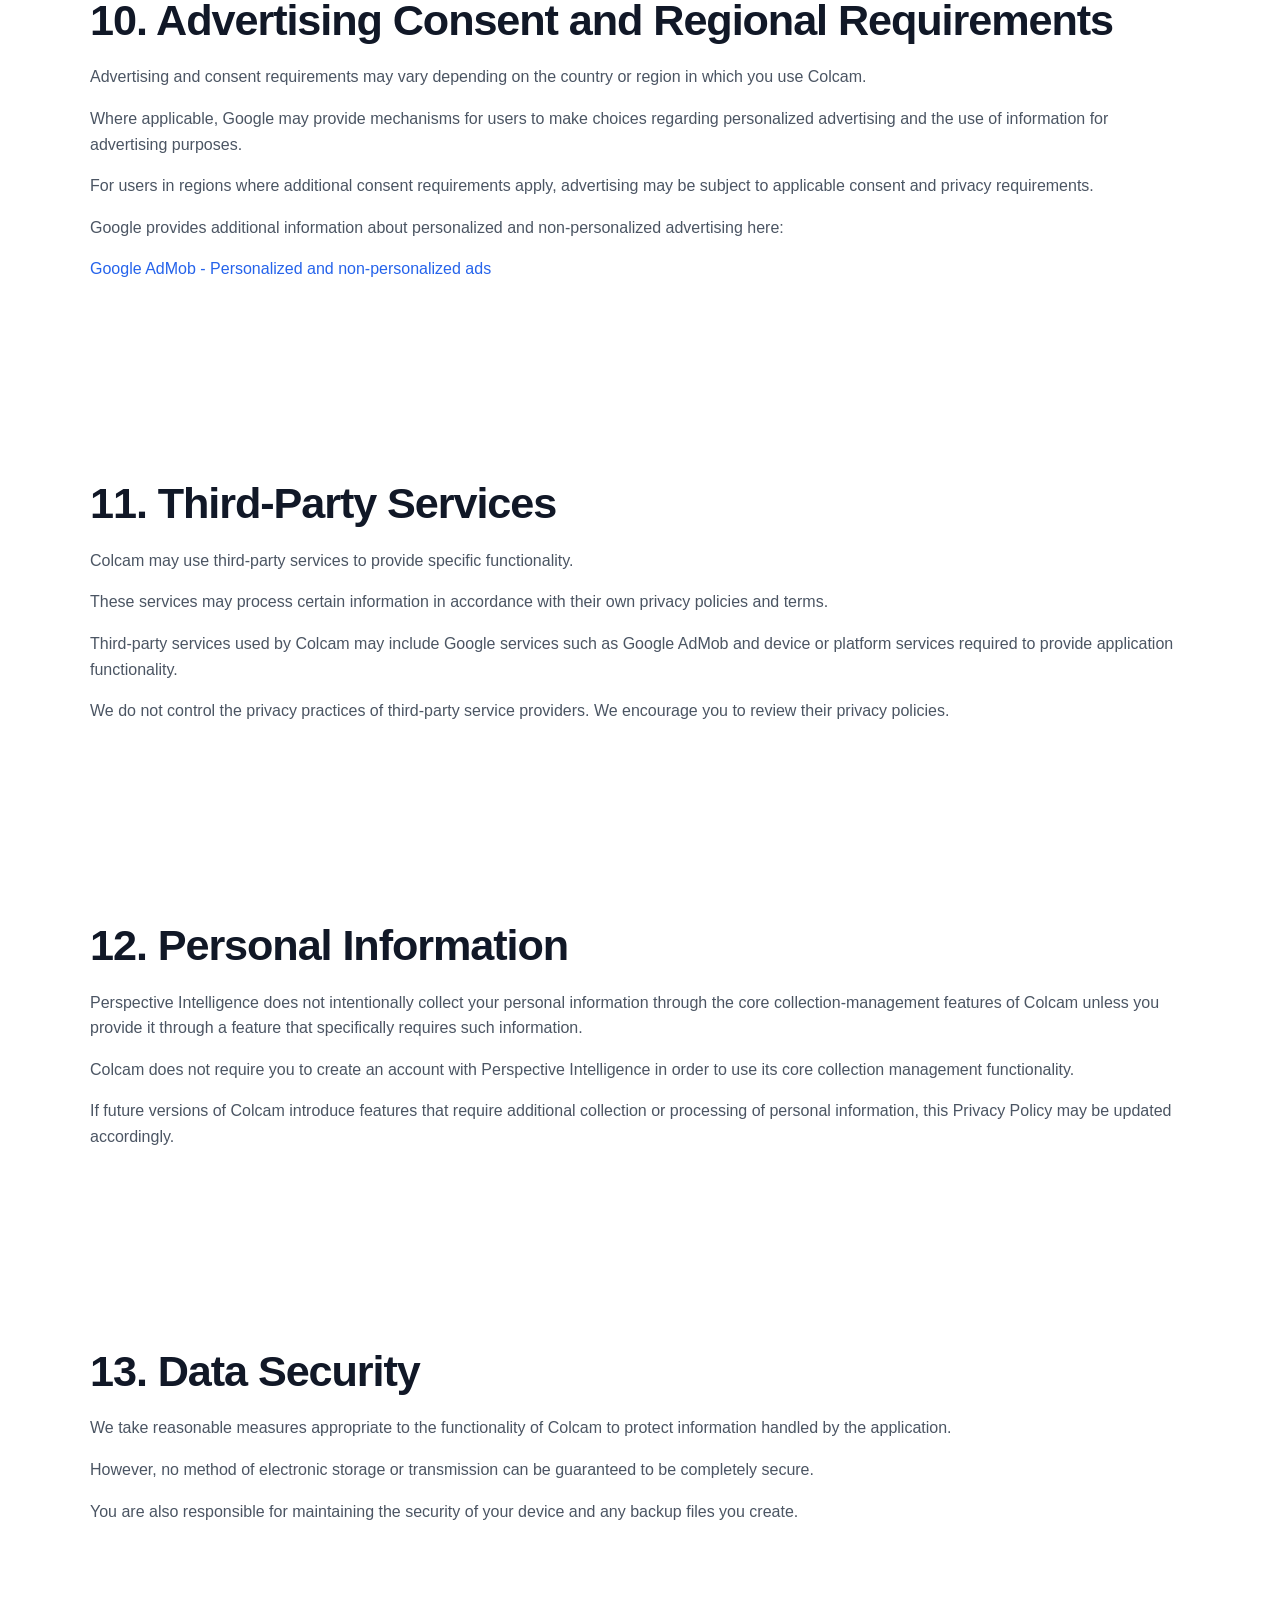
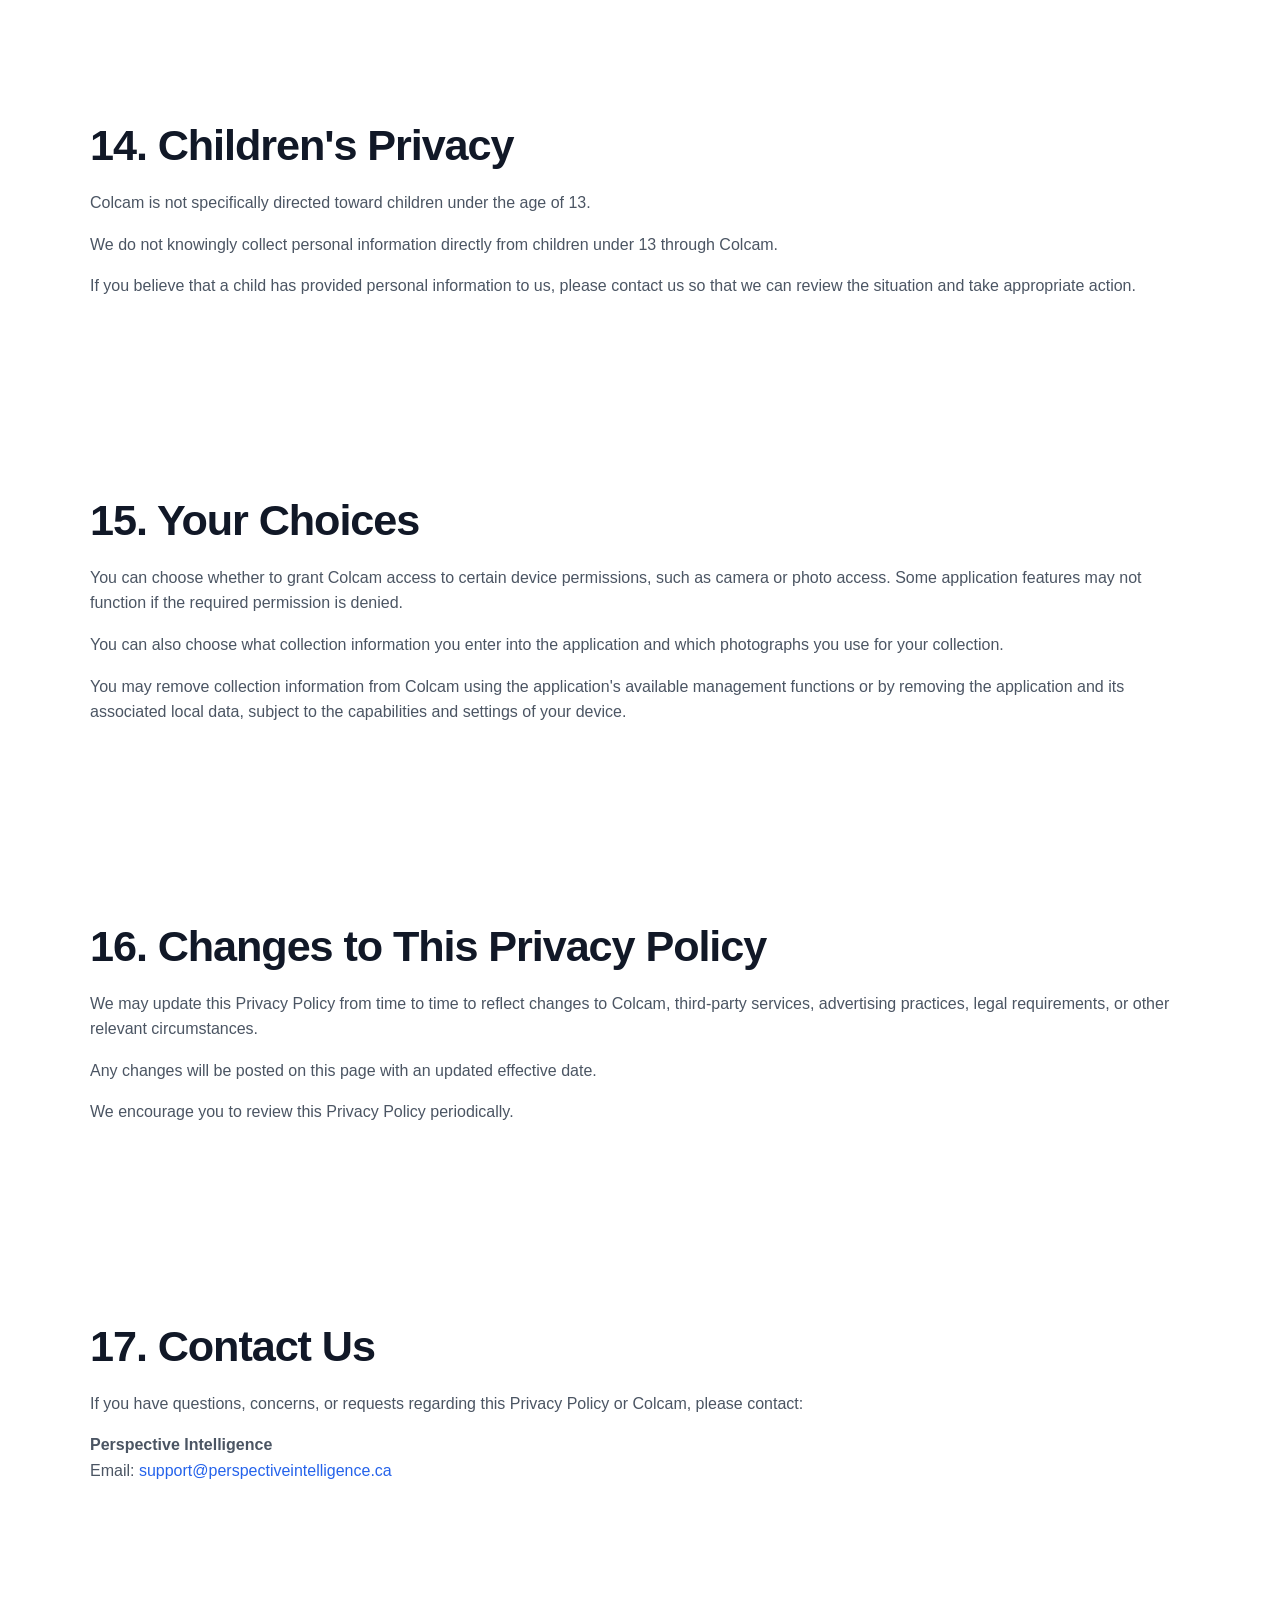
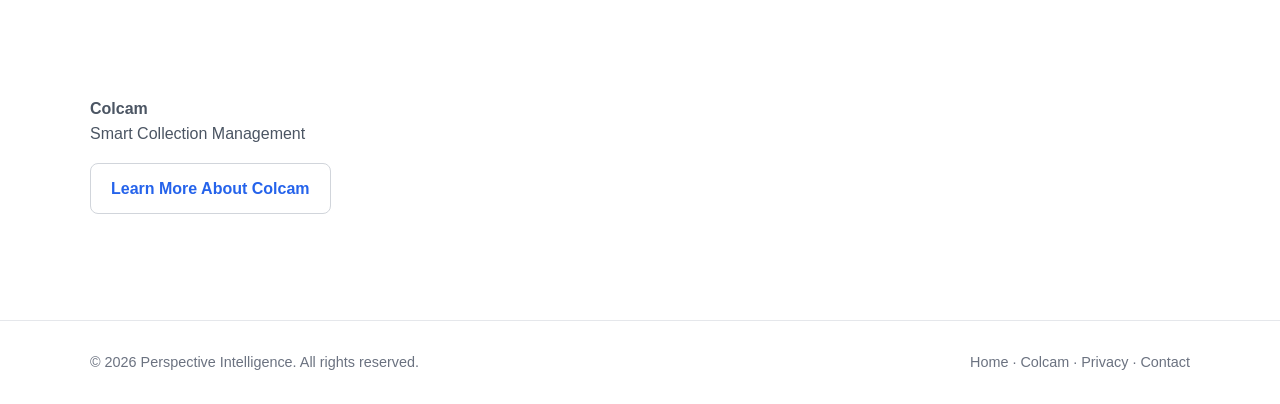
<file: privacy.html>
<!DOCTYPE html>
<html lang="en">

<head>

    <meta charset="UTF-8">

    <meta name="viewport"
          content="width=device-width, initial-scale=1.0">

    <meta name="description"
          content="Privacy Policy for Colcam, the collection management app from Perspective Intelligence.">

    <meta name="theme-color"
          content="#2563eb">

    <meta property="og:title"
          content="Colcam Privacy Policy - Perspective Intelligence">

    <meta property="og:description"
          content="Privacy Policy for Colcam, the collection management app from Perspective Intelligence.">

    <meta property="og:type"
          content="website">

    <meta property="og:url"
          content="https://picompute.github.io/privacy.html">

    <title>Colcam Privacy Policy - Perspective Intelligence</title>

    <link rel="icon"
          type="image/png"
          href="favicon.png">

    <link rel="stylesheet"
          href="style.css">

</head>

<body>

<header>

    <div class="container">

        <a class="logo"
           href="index.html">
            Perspective Intelligence
        </a>

        <nav>

            <a href="index.html">
                Home
            </a>

            <a href="colcam.html">
                Colcam
            </a>

            <a href="https://play.google.com/store/apps/details?id=com.pi.colcam"
               target="_blank"
               rel="noopener">
                Google Play
            </a>

            <a href="privacy.html"
               class="active">
                Privacy
            </a>

            <a href="mailto:support@perspectiveintelligence.ca">
                Contact
            </a>

        </nav>

    </div>

</header>

<main>

    <div class="container">

        <section class="hero">

            <span class="eyebrow">
                PRIVACY
            </span>

            <h1>
                Privacy Policy for Colcam
            </h1>

            <p>
                <strong>
                    Effective date: October 8, 2026
                </strong>
            </p>

            <p>
                Perspective Intelligence ("we", "us", or "our")
                operates the Colcam mobile application ("Colcam").
                This Privacy Policy explains how information is
                handled when you use Colcam.
            </p>

            <p>
                We designed Colcam primarily as a photo-based
                collection management application. Collection
                information is generally stored locally on your
                device unless a feature or third-party service
                specifically requires information to be transmitted.
            </p>

        </section>


        <section class="section">

            <h2>
                1. Camera and Photos
            </h2>

            <p>
                Colcam uses your device's camera to allow you to
                photograph items in your collection.
            </p>

            <p>
                Depending on the features available in the
                application, Colcam may also allow you to select
                photographs from your device.
            </p>

            <p>
                Camera and photo access is requested only when
                required for the relevant application feature.
            </p>

            <p>
                Photographs captured or selected for your collection
                are used to provide the collection management
                functionality of Colcam.
            </p>

        </section>


        <section class="section">

            <h2>
                2. Text Recognition
            </h2>

            <p>
                Colcam can process photographs to recognize text
                appearing in images.
            </p>

            <p>
                Recognized text may be associated with the
                corresponding collection item and may be used as
                part of the item's description.
            </p>

            <p>
                This allows you to search and filter your collection
                using words that appear in your photographs.
            </p>

            <p>
                Where supported by the application and device,
                text recognition is performed on the device rather
                than requiring the photograph to be uploaded to
                Perspective Intelligence.
            </p>

        </section>


        <section class="section">

            <h2>
                3. Object Recognition
            </h2>

            <p>
                Colcam can analyze photographs to identify possible
                objects and suggest possible object names.
            </p>

            <p>
                Colcam may present multiple possible object names
                for you to review and select. Previously recognized
                object names may also be offered as choices when
                adding another item.
            </p>

            <p>
                The selected object name may become part of the
                information associated with the collection item.
            </p>

            <p>
                Where supported by the application and device,
                object recognition is performed on the device.
            </p>

        </section>


        <section class="section">

            <h2>
                4. Collection and Item Information
            </h2>

            <p>
                Colcam allows you to record information about items
                in your collection.
            </p>

            <p>
                Depending on the features you use, this information
                may include:
            </p>

            <ul>

                <li>Photographs of collection items</li>

                <li>Recognized text</li>

                <li>Selected or recognized object names</li>

                <li>Purchase date</li>

                <li>Price</li>

                <li>Quantity</li>

                <li>Location</li>

                <li>Notes and other item information</li>

            </ul>

            <p>
                Information you enter into Colcam is used to provide
                collection management, search, filtering, and
                organization features.
            </p>

        </section>


        <section class="section">

            <h2>
                5. Information Stored on Your Device
            </h2>

            <p>
                Colcam may store photographs, recognized text,
                object names, and collection information on your
                device as part of the application's functionality.
            </p>

            <p>
                This information is used to display, organize,
                search, filter, and manage your collection.
            </p>

            <p>
                Perspective Intelligence does not use your
                collection information for advertising or sell your
                collection information to advertisers.
            </p>

            <p>
                You are responsible for the information and
                photographs that you choose to store in Colcam.
                Please avoid storing highly sensitive or confidential
                information unless you are comfortable with how that
                information is handled by your device and the
                application.
            </p>

        </section>


        <section class="section">

            <h2>
                6. Search and Filtering
            </h2>

            <p>
                Colcam can use recognized text and other information
                associated with your collection items to provide
                search and filtering functionality.
            </p>

            <p>
                Search and filtering are intended to help you find
                items in your collection without requiring you to
                remember where an item was stored or every detail
                about the item.
            </p>

        </section>


        <section class="section">

            <h2>
                7. Duplicate Detection
            </h2>

            <p>
                Colcam may analyze information associated with
                collection items to help identify potential duplicate
                items.
            </p>

            <p>
                This functionality is intended to help you maintain
                and organize your collection.
            </p>

        </section>


        <section class="section">

            <h2>
                8. Backup and Restore
            </h2>

            <p>
                Colcam may provide backup and restore functionality
                for your collection information.
            </p>

            <p>
                Backup and restore may involve creating or reading
                backup files using storage available on your device
                or another location selected by you.
            </p>

            <p>
                You are responsible for protecting any backup files
                you create and for choosing where those files are
                stored or transferred.
            </p>

            <p>
                Unless a particular backup feature explicitly
                indicates otherwise, Perspective Intelligence does
                not receive or maintain a copy of your collection
                backup.
            </p>

        </section>


        <section class="section">

            <h2>
                9. Advertising
            </h2>

            <p>
                Colcam may display advertisements using
                <strong>Google AdMob</strong>, a third-party
                advertising service provided by Google.
            </p>

            <p>
                When advertisements are displayed, Google and its
                advertising partners may collect or receive certain
                information from the device for purposes such as
                delivering advertisements, measuring advertising
                performance, preventing fraud, and maintaining the
                security and operation of the advertising service.
            </p>

            <p>
                Depending on the user's location, applicable
                settings, consent, and the type of advertisement
                served, advertising may be personalized or
                non-personalized.
            </p>

            <p>
                Colcam does not provide your collection photographs,
                recognized text, object names, notes, purchase
                information, or other collection records to
                advertisers for the purpose of selecting
                advertisements.
            </p>

            <p>
                Google may process advertising-related information
                according to Google's own privacy policies and
                applicable terms.
            </p>

            <p>
                For more information about how Google uses data in
                advertising services, please see:
            </p>

            <p>
                <a href="https://policies.google.com/technologies/partner-sites"
                   target="_blank"
                   rel="noopener">
                    How Google uses information from sites or apps
                    that use our services
                </a>
            </p>

            <p>
                You can also review Google's privacy policy here:
            </p>

            <p>
                <a href="https://policies.google.com/privacy"
                   target="_blank"
                   rel="noopener">
                    Google Privacy Policy
                </a>
            </p>

        </section>


        <section class="section">

            <h2>
                10. Advertising Consent and Regional Requirements
            </h2>

            <p>
                Advertising and consent requirements may vary
                depending on the country or region in which you use
                Colcam.
            </p>

            <p>
                Where applicable, Google may provide mechanisms for
                users to make choices regarding personalized
                advertising and the use of information for
                advertising purposes.
            </p>

            <p>
                For users in regions where additional consent
                requirements apply, advertising may be subject to
                applicable consent and privacy requirements.
            </p>

            <p>
                Google provides additional information about
                personalized and non-personalized advertising here:
            </p>

            <p>
                <a href="https://support.google.com/admob/answer/7676680"
                   target="_blank"
                   rel="noopener">
                    Google AdMob - Personalized and non-personalized ads
                </a>
            </p>

        </section>


        <section class="section">

            <h2>
                11. Third-Party Services
            </h2>

            <p>
                Colcam may use third-party services to provide
                specific functionality.
            </p>

            <p>
                These services may process certain information in
                accordance with their own privacy policies and terms.
            </p>

            <p>
                Third-party services used by Colcam may include
                Google services such as Google AdMob and device or
                platform services required to provide application
                functionality.
            </p>

            <p>
                We do not control the privacy practices of
                third-party service providers. We encourage you to
                review their privacy policies.
            </p>

        </section>


        <section class="section">

            <h2>
                12. Personal Information
            </h2>

            <p>
                Perspective Intelligence does not intentionally
                collect your personal information through the core
                collection-management features of Colcam unless you
                provide it through a feature that specifically
                requires such information.
            </p>

            <p>
                Colcam does not require you to create an account with
                Perspective Intelligence in order to use its core
                collection management functionality.
            </p>

            <p>
                If future versions of Colcam introduce features that
                require additional collection or processing of
                personal information, this Privacy Policy may be
                updated accordingly.
            </p>

        </section>


        <section class="section">

            <h2>
                13. Data Security
            </h2>

            <p>
                We take reasonable measures appropriate to the
                functionality of Colcam to protect information
                handled by the application.
            </p>

            <p>
                However, no method of electronic storage or
                transmission can be guaranteed to be completely
                secure.
            </p>

            <p>
                You are also responsible for maintaining the
                security of your device and any backup files you
                create.
            </p>

        </section>


        <section class="section">

            <h2>
                14. Children's Privacy
            </h2>

            <p>
                Colcam is not specifically directed toward children
                under the age of 13.
            </p>

            <p>
                We do not knowingly collect personal information
                directly from children under 13 through Colcam.
            </p>

            <p>
                If you believe that a child has provided personal
                information to us, please contact us so that we can
                review the situation and take appropriate action.
            </p>

        </section>


        <section class="section">

            <h2>
                15. Your Choices
            </h2>

            <p>
                You can choose whether to grant Colcam access to
                certain device permissions, such as camera or photo
                access. Some application features may not function
                if the required permission is denied.
            </p>

            <p>
                You can also choose what collection information you
                enter into the application and which photographs you
                use for your collection.
            </p>

            <p>
                You may remove collection information from Colcam
                using the application's available management
                functions or by removing the application and its
                associated local data, subject to the capabilities
                and settings of your device.
            </p>

        </section>


        <section class="section">

            <h2>
                16. Changes to This Privacy Policy
            </h2>

            <p>
                We may update this Privacy Policy from time to time
                to reflect changes to Colcam, third-party services,
                advertising practices, legal requirements, or other
                relevant circumstances.
            </p>

            <p>
                Any changes will be posted on this page with an
                updated effective date.
            </p>

            <p>
                We encourage you to review this Privacy Policy
                periodically.
            </p>

        </section>


        <section class="section">

            <h2>
                17. Contact Us
            </h2>

            <p>
                If you have questions, concerns, or requests
                regarding this Privacy Policy or Colcam, please
                contact:
            </p>

            <p>
                <strong>
                    Perspective Intelligence
                </strong>
                <br>
                Email:
                <a href="mailto:support@perspectiveintelligence.ca">
                    support@perspectiveintelligence.ca
                </a>
            </p>

        </section>


        <section class="section">

            <p>
                <strong>
                    Colcam
                </strong>
                <br>
                Smart Collection Management
            </p>

            <p>
                <a class="button secondary"
                   href="colcam.html">
                    Learn More About Colcam
                </a>
            </p>

        </section>

    </div>

</main>


<footer>

    <div class="container">

        <div class="footer-content">

            <div>
                &copy; 2026 Perspective Intelligence.
                All rights reserved.
            </div>

            <div>

                <a href="index.html">
                    Home
                </a>

                <span> · </span>

                <a href="colcam.html">
                    Colcam
                </a>

                <span> · </span>

                <a href="privacy.html">
                    Privacy
                </a>

                <span> · </span>

                <a href="mailto:support@perspectiveintelligence.ca">
                    Contact
                </a>

            </div>

        </div>

    </div>

</footer>

</body>

</html>
</file>
<file: style.css>
/* =========================================================
   Perspective Intelligence / Colcam
   ========================================================= */

* {
    box-sizing: border-box;
}

html {
    scroll-behavior: smooth;
}

body {
    margin: 0;
    font-family: -apple-system, BlinkMacSystemFont, "Segoe UI",
                 Roboto, Helvetica, Arial, sans-serif;
    color: #1f2937;
    background: #ffffff;
    line-height: 1.6;
}

a {
    color: #2563eb;
    text-decoration: none;
}

a:hover {
    text-decoration: underline;
}

.container {
    width: min(1100px, calc(100% - 40px));
    margin: 0 auto;
}


/* =========================================================
   Header
   ========================================================= */

header {
    background: #ffffff;
    border-bottom: 1px solid #e5e7eb;
}

header .container {
    min-height: 68px;
    display: flex;
    align-items: center;
    justify-content: space-between;
    gap: 30px;
}

.logo {
    color: #111827;
    font-size: 1.15rem;
    font-weight: 700;
    letter-spacing: -0.02em;
}

.logo:hover {
    text-decoration: none;
}

nav {
    display: flex;
    align-items: center;
    gap: 24px;
}

nav a {
    color: #4b5563;
    font-size: 0.95rem;
}

nav a:hover,
nav a.active {
    color: #111827;
    text-decoration: none;
}


/* =========================================================
   General typography
   ========================================================= */

h1,
h2,
h3 {
    color: #111827;
    line-height: 1.2;
    letter-spacing: -0.025em;
}

h1 {
    font-size: clamp(2.5rem, 6vw, 4.5rem);
    margin: 0 0 24px;
}

h2 {
    font-size: clamp(1.8rem, 4vw, 2.7rem);
    margin: 0 0 18px;
}

h3 {
    font-size: 1.3rem;
    margin: 0 0 10px;
}

p {
    color: #4b5563;
}

.eyebrow {
    display: inline-block;
    margin-bottom: 14px;
    font-size: 0.78rem;
    font-weight: 700;
    letter-spacing: 0.12em;
    text-transform: uppercase;
    color: #2563eb;
}


/* =========================================================
   Buttons
   ========================================================= */

.button {
    display: inline-block;
    padding: 12px 20px;
    border-radius: 8px;
    background: #2563eb;
    color: #ffffff;
    font-weight: 600;
    text-decoration: none;
    transition: transform 0.15s ease,
                box-shadow 0.15s ease;
}

.button:hover {
    color: #ffffff;
    text-decoration: none;
    transform: translateY(-1px);
    box-shadow: 0 5px 15px rgba(0, 0, 0, 0.12);
}

.button.secondary {
    background: #ffffff;
    color: #2563eb;
    border: 1px solid #d1d5db;
}


/* =========================================================
   Company homepage
   ========================================================= */

.hero {
    padding: 100px 0 90px;
}

.hero-text {
    max-width: 720px;
    font-size: 1.2rem;
    margin: 0 0 45px;
}

.app-card {
    padding: 36px;
    margin: 20px 0 70px;
    border: 1px solid #e5e7eb;
    border-radius: 16px;
    background: #f8fafc;
}

.app-card p {
    max-width: 750px;
}

.app-card .button {
    margin-top: 12px;
}

.company-section {
    max-width: 760px;
    margin-bottom: 60px;
}

.company-section p {
    font-size: 1.05rem;
}


/* =========================================================
   Colcam hero
   ========================================================= */

.colcam-hero {
    padding: 110px 0 100px;
    background: #f8fafc;
}

.colcam-hero .hero-text {
    max-width: 700px;
    font-size: 1.25rem;
}

.hero-buttons {
    display: flex;
    flex-wrap: wrap;
    gap: 12px;
    margin-top: 30px;
}

.hero-tagline {
    margin: -8px 0 18px;
    font-size: 1.35rem;
    font-weight: 600;
    color: #374151;
}

.hero-note {
    margin-top: 14px;
    font-size: 0.9rem;
    color: #6b7280;
}

/* =========================================================
   Sections
   ========================================================= */

.section {
    padding: 90px 0;
}

.section-alt {
    background: #f8fafc;
}

.section-heading {
    max-width: 720px;
    margin-bottom: 45px;
}

.section-heading p {
    font-size: 1.05rem;
}


/* =========================================================
   Feature cards
   ========================================================= */

.steps {
    display: grid;
    grid-template-columns: repeat(3, 1fr);
    gap: 22px;
}

.feature-grid {
    display: grid;
    grid-template-columns: repeat(3, 1fr);
    gap: 22px;
}

.feature-card {
    padding: 28px;
    background: #ffffff;
    border: 1px solid #e5e7eb;
    border-radius: 14px;
}

.section-alt .feature-card {
    background: #ffffff;
}

.feature-card p {
    margin-bottom: 0;
}

.feature-number {
    display: flex;
    align-items: center;
    justify-content: center;
    width: 38px;
    height: 38px;
    margin-bottom: 20px;
    border-radius: 50%;
    background: #eff6ff;
    color: #2563eb;
    font-weight: 700;
}

.feature-icon {
    font-size: 2rem;
    margin-bottom: 18px;
}


/* =========================================================
   Collection details
   ========================================================= */

.details-layout {
    display: grid;
    grid-template-columns: 1fr 1fr;
    gap: 70px;
    align-items: start;
}

.details-list {
    display: flex;
    flex-direction: column;
    gap: 14px;
}

.detail-item {
    padding: 20px;
    border: 1px solid #e5e7eb;
    border-radius: 10px;
    background: #ffffff;
}

.detail-item strong {
    display: block;
    color: #111827;
    margin-bottom: 3px;
}

.detail-item span {
    color: #6b7280;
    font-size: 0.95rem;
}


/* =========================================================
   CTA
   ========================================================= */


.cta {
    padding: 90px 0;
    text-align: left;
    background: #f8fafc;
}

.cta p {
    max-width: 650px;
    margin: 0;
    font-size: 1.1rem;
}


/* =========================================================
   Footer
   ========================================================= */

footer {
    border-top: 1px solid #e5e7eb;
    padding: 30px 0;
    font-size: 0.9rem;
    color: #6b7280;
}

.footer-content {
    display: flex;
    justify-content: space-between;
    gap: 20px;
    flex-wrap: wrap;
}

footer a {
    color: #6b7280;
}


/* =========================================================
   Mobile
   ========================================================= */

@media (max-width: 800px) {

    header .container {
        padding: 15px 0;
        align-items: flex-start;
        flex-direction: column;
        gap: 12px;
    }

    nav {
        width: 100%;
        gap: 16px;
        flex-wrap: wrap;
    }

    .hero {
        padding: 70px 0 60px;
    }

    .colcam-hero {
        padding: 75px 0 70px;
    }

    .section {
        padding: 65px 0;
    }

    .steps,
    .feature-grid {
        grid-template-columns: 1fr;
    }

    .details-layout {
        grid-template-columns: 1fr;
        gap: 40px;
    }
}


@media (max-width: 500px) {

    .container {
        width: min(100% - 28px, 1100px);
    }

    h1 {
        font-size: 2.6rem;
    }

    .hero-text {
        font-size: 1.05rem;
    }

    .app-card {
        padding: 25px;
    }

    .button {
        width: 100%;
        text-align: center;
    }

    .hero-buttons {
        flex-direction: column;
    }
}


/* YouTube Shorts video */
.video-wrapper {
    width: 100%;
    max-width: 380px;
    aspect-ratio: 9 / 16;
    margin: 0 auto;
    overflow: hidden;
    border-radius: 16px;
    background: #000;
    box-shadow: 0 8px 24px rgba(0, 0, 0, 0.12);
}

.video-wrapper iframe {
    display: block;
    width: 100%;
    height: 100%;
    border: 0;
}

.video-wrapper + .hero-buttons {
    justify-content: center;
}
</file>
